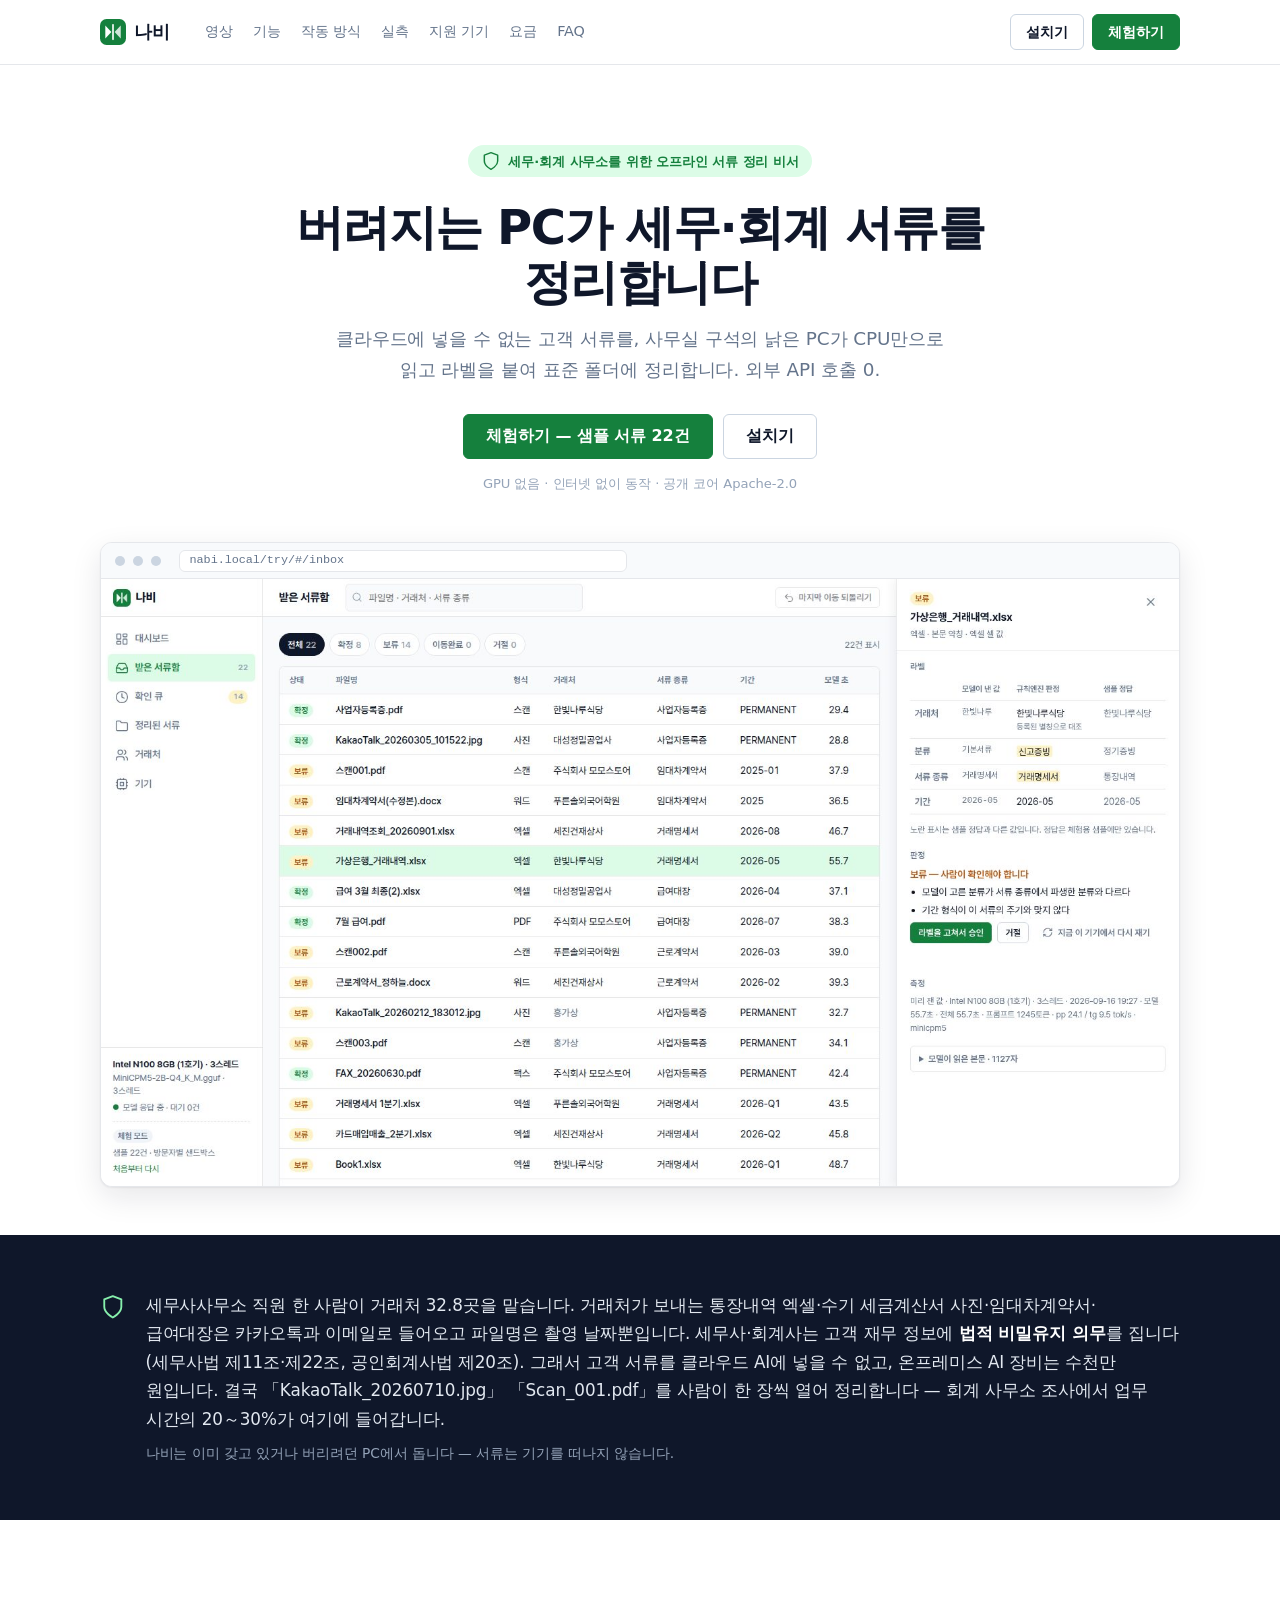
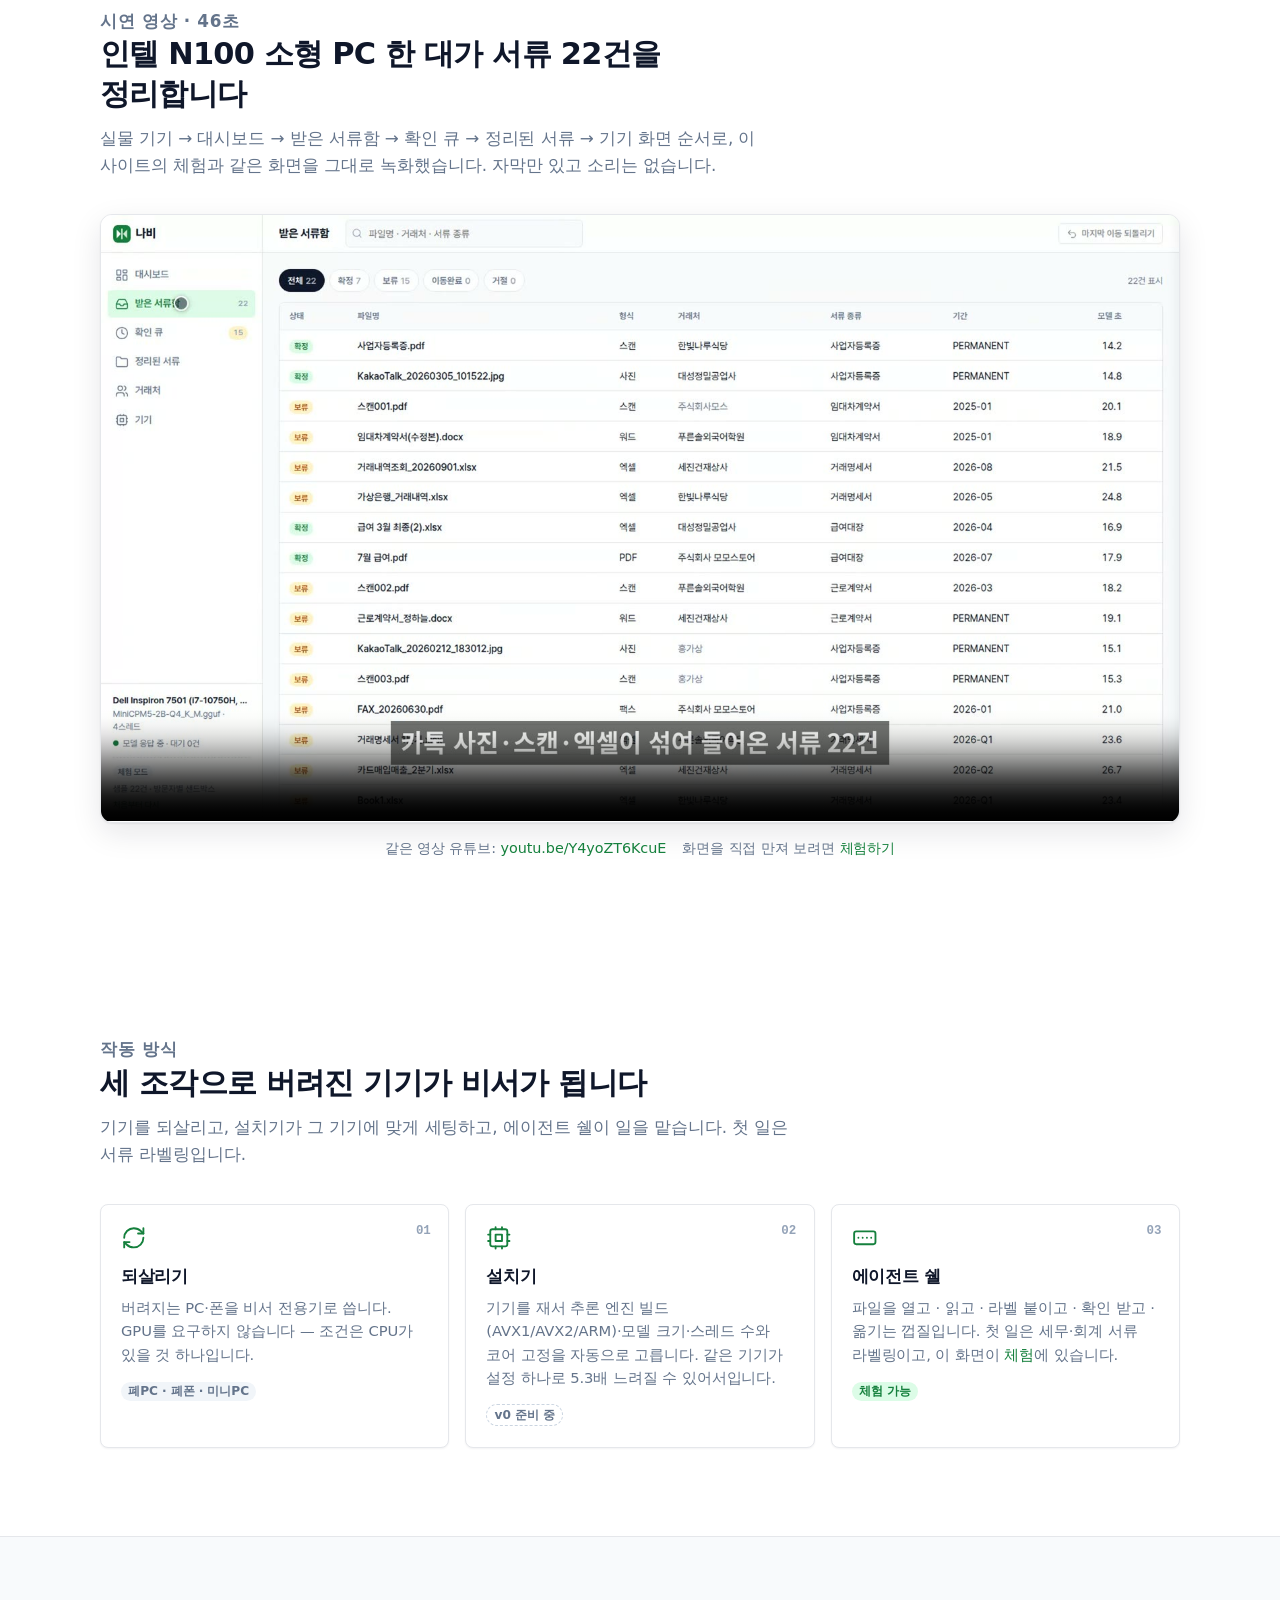
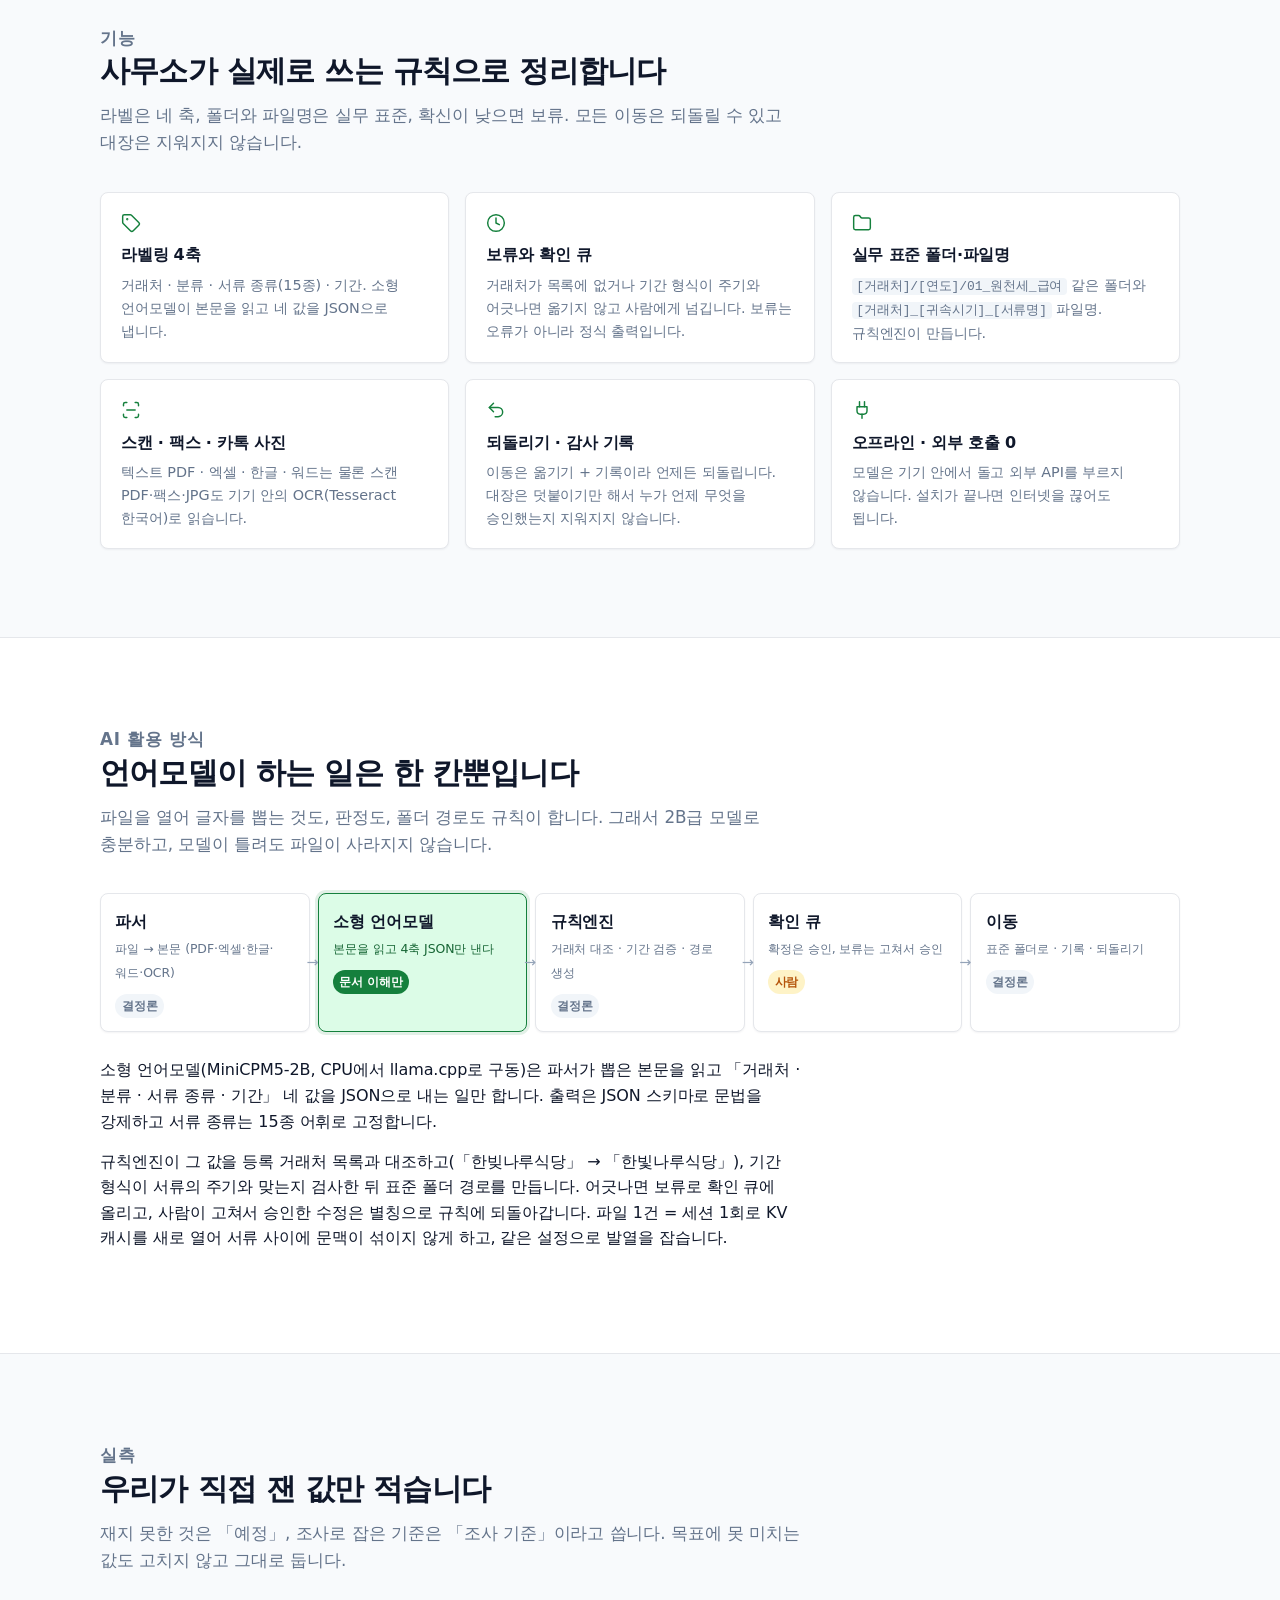
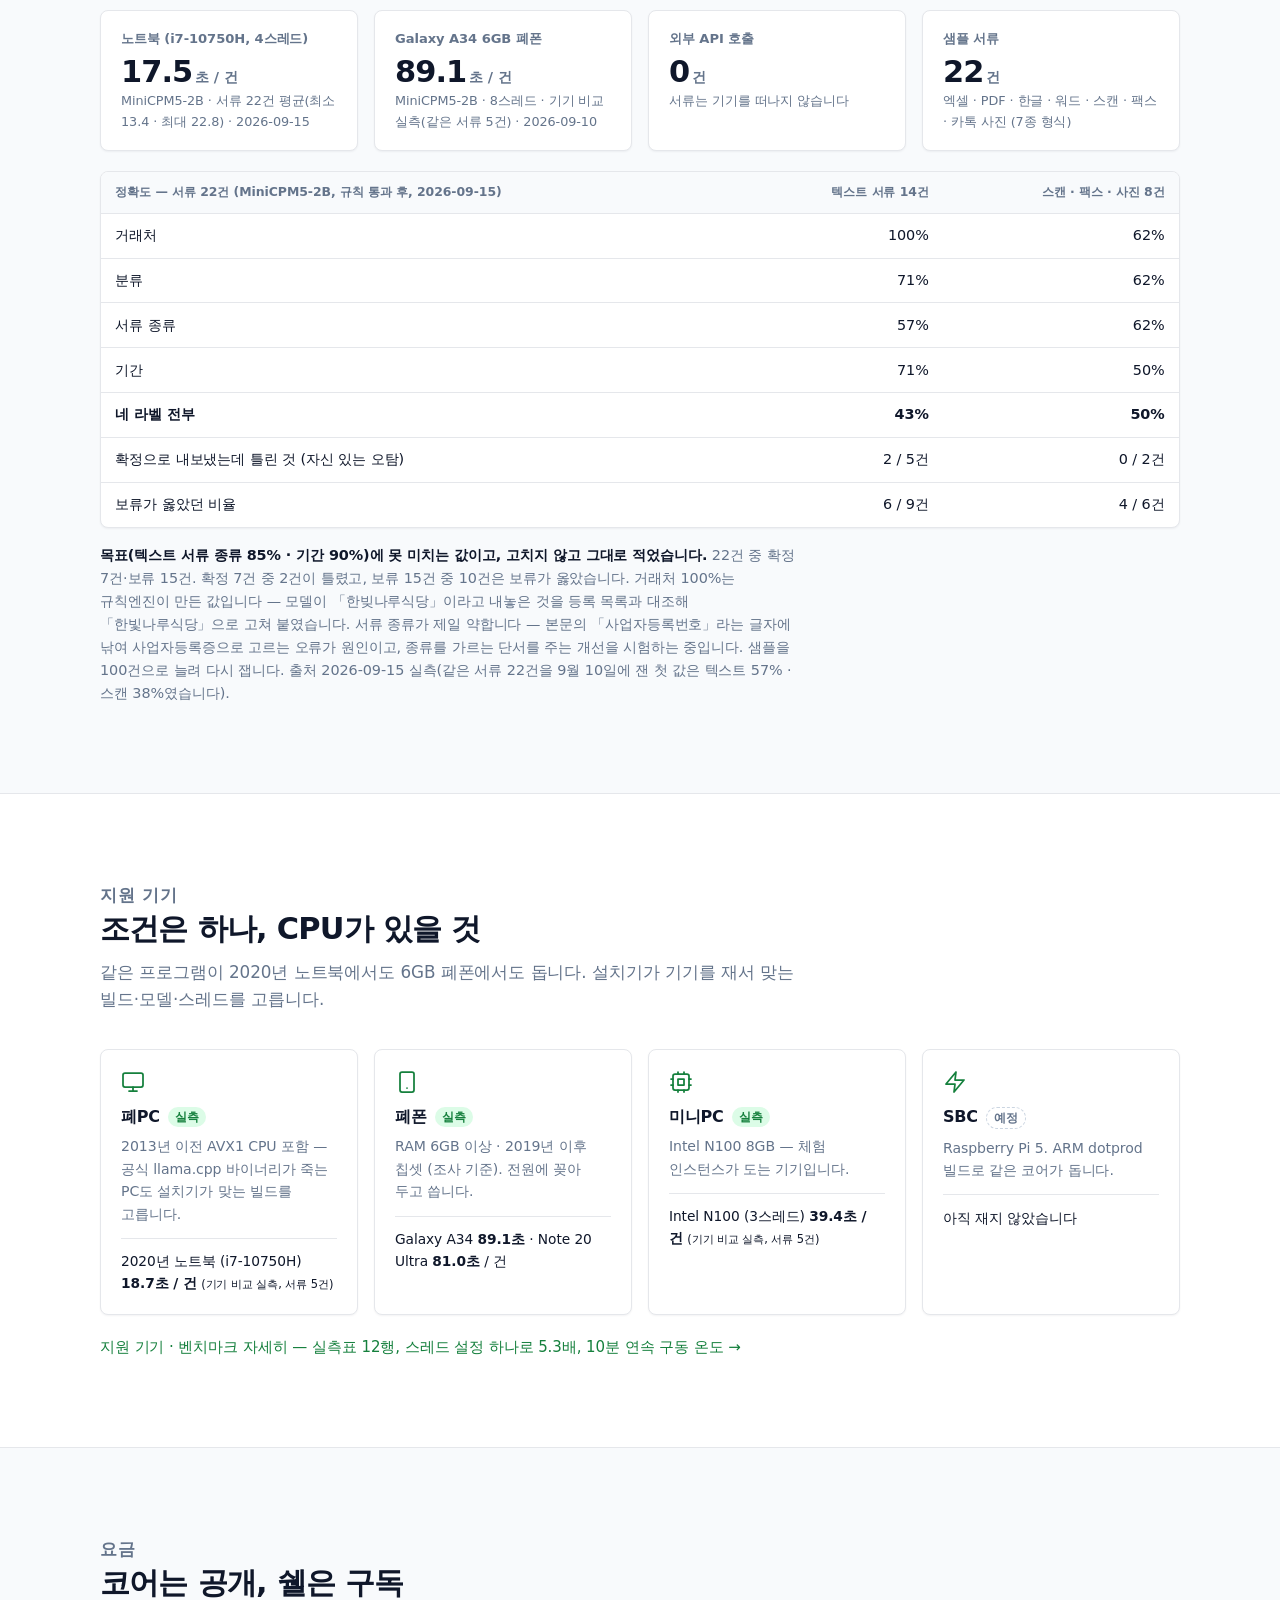
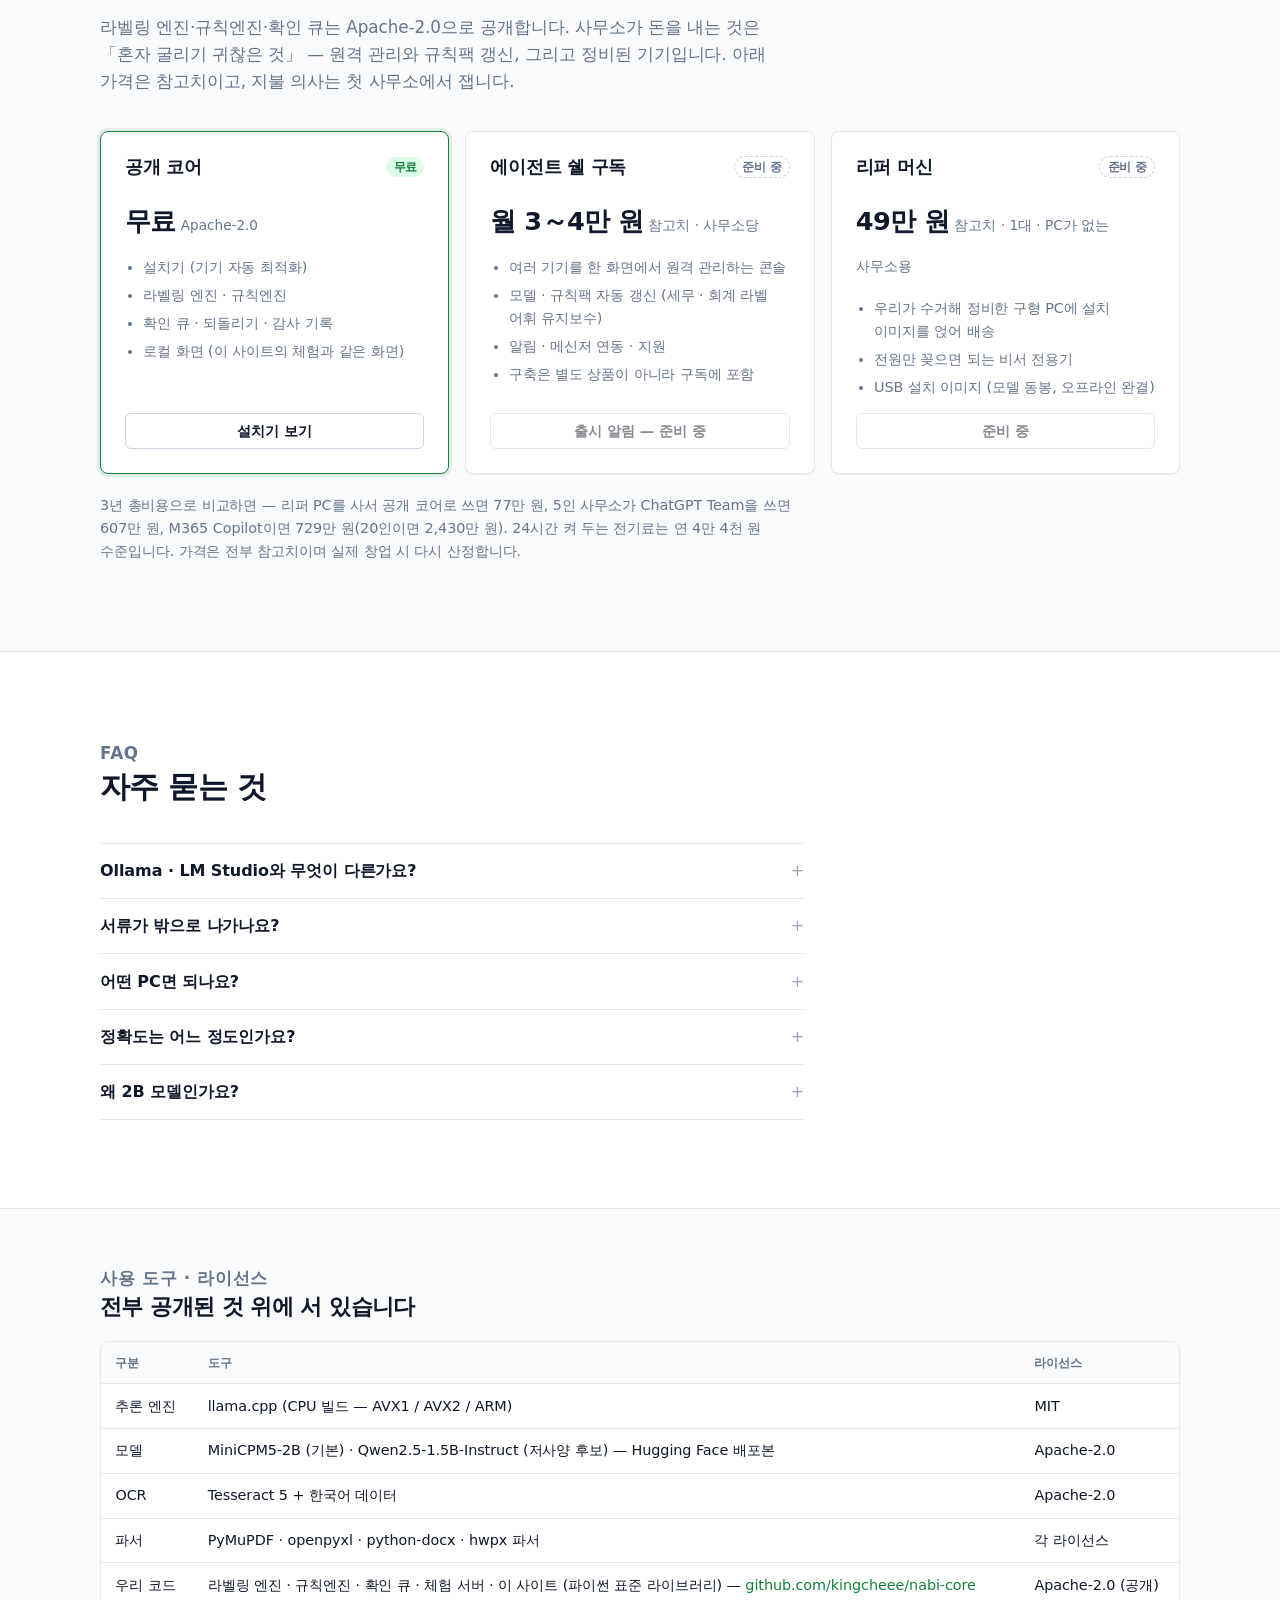
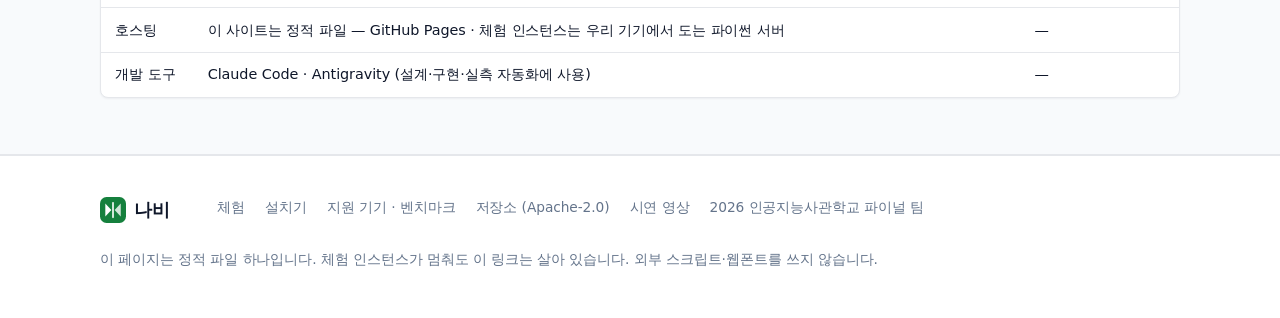
<file: index.html>
<!doctype html>
<html lang="ko">
<head>
<meta charset="utf-8">
<meta name="viewport" content="width=device-width, initial-scale=1">
<title>나비 — 버려지는 PC가 세무·회계 서류를 정리합니다</title>
<meta name="description" content="클라우드에 넣을 수 없는 고객 서류를, 사무실 구석의 낡은 PC가 CPU만으로 읽고 라벨을 붙여 표준 폴더에 정리합니다. 소형 언어모델은 문서 이해만, 판정과 정리는 규칙엔진이. 외부 API 호출 0.">
<meta property="og:title" content="나비 — 버려지는 PC가 세무·회계 서류를 정리합니다">
<meta property="og:description" content="클라우드는 못 쓰고 장비는 못 사는 세무·회계 사무소를 위한 오프라인 서류 정리 비서. CPU만으로, 외부 API 호출 0.">
<meta property="og:type" content="website">
<style>
  /* 랜딩은 「파일 하나」 규칙 — 체험 인스턴스가 죽어도 이 링크는 살아야 하므로 CSS를 <link> 대신 인라인으로 품는다.
     토큰·버튼·카드·표·배지는 assets/app.css 와 같은 값이다. 값을 바꾸면 양쪽을 맞춘다.
     외부 스크립트·웹폰트·CDN·외부 이미지 없음 — 「외부 API 호출 0」인 제품의 페이지. */
  :root{
    color-scheme:light;
    --bg:#fff; --surface:#f8fafc; --line:#e5e7eb; --line-2:#cbd5e1; --ink:#0f172a; --muted:#64748b; --faint:#94a3b8;
    --green:#15803d; --green-2:#166534; --green-bg:#dcfce7;
    --amber:#b45309; --amber-bg:#fef3c7; --red:#b91c1c; --red-bg:#fee2e2; --blue:#1d4ed8; --blue-bg:#dbeafe; --gray-bg:#f1f5f9;
    --sans:Pretendard,"Apple SD Gothic Neo","Malgun Gothic","Noto Sans KR",system-ui,sans-serif;
    --mono:ui-monospace,SFMono-Regular,Menlo,Consolas,"Liberation Mono",monospace;
    --radius:8px; --radius-sm:6px; --shadow:0 1px 2px rgba(15,23,42,.05);
    --shadow-2:0 10px 30px rgba(15,23,42,.10),0 1px 2px rgba(15,23,42,.06);
  }
  *{box-sizing:border-box}
  html{-webkit-text-size-adjust:100%;scroll-behavior:smooth;scroll-padding-top:80px}
  body{margin:0;background:var(--bg);color:var(--ink);font-family:var(--sans);font-size:15px;line-height:1.6;
       letter-spacing:-.005em;word-break:keep-all;overflow-wrap:break-word;-webkit-font-smoothing:antialiased}
  a{color:var(--green);text-decoration:none}
  a:hover{color:var(--green-2);text-decoration:underline;text-underline-offset:.15em}
  h1,h2,h3,h4{margin:0;font-weight:700;letter-spacing:-.015em;line-height:1.3}
  p{margin:0 0 1em}
  code{font-family:var(--mono);font-size:.9em;background:var(--gray-bg);padding:.1em .35em;border-radius:4px}
  .muted{color:var(--muted)}
  [hidden]{display:none!important}
  .ico{width:1.25rem;height:1.25rem;stroke:currentColor;fill:none;stroke-width:1.75;stroke-linecap:round;stroke-linejoin:round;vertical-align:-.28em;flex:none}
  .ico.lg{width:1.5rem;height:1.5rem}
  .brand{display:inline-flex;align-items:center;gap:.5rem;color:var(--ink);font-weight:800;font-size:1.1rem;letter-spacing:-.02em}
  .brand:hover{color:var(--ink);text-decoration:none}
  .brand .mark{width:26px;height:26px;flex:none}
  .btn{display:inline-flex;align-items:center;justify-content:center;gap:.4rem;font:inherit;font-size:.9rem;font-weight:600;line-height:1;
       padding:.6rem .95rem;border-radius:var(--radius-sm);border:1px solid transparent;cursor:pointer;white-space:nowrap;text-decoration:none;
       transition:background .12s,border-color .12s,color .12s}
  .btn:hover{text-decoration:none}
  .btn-primary{background:var(--green);color:#fff;border-color:var(--green)}
  .btn-primary:hover{background:var(--green-2);border-color:var(--green-2);color:#fff}
  .btn-secondary{background:#fff;color:var(--ink);border-color:var(--line-2)}
  .btn-secondary:hover{background:var(--surface);color:var(--ink);border-color:var(--faint)}
  .btn-lg{font-size:1rem;padding:.85rem 1.4rem}
  .btn[aria-disabled="true"]{opacity:.5;cursor:not-allowed;pointer-events:none}
  .badge{display:inline-flex;align-items:center;gap:.3rem;font-size:.76rem;font-weight:600;line-height:1;padding:.32em .6em;border-radius:999px;white-space:nowrap;vertical-align:middle}
  .badge-ready{background:var(--green-bg);color:var(--green)}
  .badge-held{background:var(--amber-bg);color:var(--amber)}
  .badge-blue{background:var(--blue-bg);color:var(--blue)}
  .badge-gray{background:var(--gray-bg);color:var(--muted)}
  .badge-soon{background:#fff;color:var(--muted);border:1px dashed var(--line-2)}
  .card{background:#fff;border:1px solid var(--line);border-radius:var(--radius);box-shadow:var(--shadow);padding:1.25rem}
  .card h3{font-size:1rem;margin:0 0 .5rem}
  .stat{background:#fff;border:1px solid var(--line);border-radius:var(--radius);box-shadow:var(--shadow);padding:1.1rem 1.25rem}
  .stat .l{font-size:.82rem;color:var(--muted);font-weight:600}
  .stat .n{font-size:1.9rem;font-weight:800;letter-spacing:-.03em;line-height:1.15;margin:.35rem 0 .1rem;font-variant-numeric:tabular-nums}
  .stat .n small{font-size:.9rem;font-weight:600;color:var(--muted);letter-spacing:0;margin-left:.15rem}
  .stat .s{font-size:.8rem;color:var(--muted)}
  .table-wrap{overflow-x:auto;border:1px solid var(--line);border-radius:var(--radius);background:#fff;box-shadow:var(--shadow)}
  table.data{width:100%;border-collapse:collapse;font-size:.9rem}
  table.data th,table.data td{text-align:left;padding:.65rem .9rem;border-bottom:1px solid var(--line);vertical-align:middle}
  table.data thead th{background:var(--surface);color:var(--muted);font-size:.78rem;font-weight:600;white-space:nowrap}
  table.data tbody tr:last-child td{border-bottom:0}
  table.data td.n,table.data th.n{text-align:right;font-variant-numeric:tabular-nums}

  /* ---- 랜딩 레이아웃 */
  .site-nav{position:sticky;top:0;z-index:40;background:rgba(255,255,255,.92);backdrop-filter:blur(8px);border-bottom:1px solid var(--line)}
  .site-nav .in{max-width:1120px;margin:0 auto;padding:0 1.25rem;height:64px;display:flex;align-items:center;gap:1.5rem}
  .site-nav nav{display:flex;gap:1.25rem;margin-left:.75rem}
  .site-nav nav a{color:var(--muted);font-size:.9rem;font-weight:500}
  .site-nav nav a:hover{color:var(--ink);text-decoration:none}
  .site-nav .cta{margin-left:auto;display:flex;gap:.5rem}
  .wrap{max-width:1120px;margin:0 auto;padding:0 1.25rem}
  section{padding:88px 0}
  section.tight{padding:56px 0}
  section.alt{background:var(--surface);border-top:1px solid var(--line);border-bottom:1px solid var(--line)}
  .sec-head{max-width:44rem;margin:0 0 2.25rem}
  .eyebrow{color:var(--green);font-weight:700;font-size:.82rem;letter-spacing:.04em;margin:0 0 .6rem}
  .sec-head h2{font-size:1.9rem;letter-spacing:-.025em;margin:0 0 .7rem}
  .sec-head p{color:var(--muted);font-size:1.05rem;margin:0}
  .grid{display:grid;gap:1rem}
  .grid-2{grid-template-columns:repeat(2,minmax(0,1fr))}
  .grid-3{grid-template-columns:repeat(3,minmax(0,1fr))}
  .grid-4{grid-template-columns:repeat(4,minmax(0,1fr))}

  /* 히어로 */
  .hero{padding:80px 0 48px;text-align:center}
  .hero .pill{display:inline-flex;align-items:center;gap:.45rem;font-size:.82rem;font-weight:600;color:var(--green);background:var(--green-bg);
              border-radius:999px;padding:.35rem .8rem;margin:0 0 1.4rem}
  .hero h1{font-size:3rem;line-height:1.15;letter-spacing:-.03em;max-width:18em;margin:0 auto .9rem}
  .hero .sub{font-size:1.15rem;color:var(--muted);max-width:40rem;margin:0 auto 1.8rem;line-height:1.65}
  .hero .cta{display:flex;justify-content:center;gap:.6rem;flex-wrap:wrap;margin:0 0 .9rem}
  .hero .fine{font-size:.82rem;color:var(--faint);margin:0 0 3rem}
  .shot{max-width:1120px;margin:0 auto;border:1px solid var(--line);border-radius:12px;box-shadow:var(--shadow-2);overflow:hidden;background:#fff}
  .shot .bar{height:36px;background:var(--surface);border-bottom:1px solid var(--line);display:flex;align-items:center;gap:.5rem;padding:0 .9rem}
  .shot .bar i{width:10px;height:10px;border-radius:50%;background:var(--line-2);display:block}
  .shot .bar .url{margin-left:.6rem;flex:1;max-width:28rem;height:22px;border-radius:6px;background:#fff;border:1px solid var(--line);
                  font-size:.74rem;color:var(--muted);display:flex;align-items:center;padding:0 .6rem;font-family:var(--mono)}
  .shot img,.shot video{display:block;width:100%;height:auto}
  .demo-links{display:flex;gap:1rem;flex-wrap:wrap;justify-content:center;margin:.9rem 0 0;font-size:.9rem;color:var(--muted)}

  /* 문제 띠 */
  .problem{background:var(--ink);color:#e2e8f0}
  .problem .wrap{display:grid;grid-template-columns:auto minmax(0,1fr);gap:1.25rem;align-items:start}
  .problem .ico{color:#86efac;width:1.6rem;height:1.6rem;margin-top:.2rem}
  .problem p{margin:0;font-size:1.05rem;line-height:1.7}
  .problem p b{color:#fff}
  .problem small{display:block;color:#94a3b8;margin-top:.5rem;font-size:.86rem}

  /* 작동 방식 */
  .step{position:relative;padding-top:1.25rem}
  .step .num{position:absolute;top:1.1rem;right:1.1rem;font-size:.78rem;font-weight:700;color:var(--faint);font-family:var(--mono)}
  .step .ico{color:var(--green);width:1.6rem;height:1.6rem;margin-bottom:.8rem}
  .step h3{font-size:1.05rem}
  .step p{margin:0;color:var(--muted);font-size:.92rem}
  .step .tag{margin-top:.8rem}

  /* 기능 */
  .feat{padding:1.25rem 1.25rem 1.1rem}
  .feat .ico{color:var(--green);margin-bottom:.6rem}
  .feat h3{font-size:1rem}
  .feat p{margin:0;color:var(--muted);font-size:.9rem}

  /* 파이프라인 */
  .pipe{display:grid;grid-template-columns:repeat(5,minmax(0,1fr));gap:.5rem;margin:0 0 1.6rem}
  .pipe .box{background:#fff;border:1px solid var(--line);border-radius:var(--radius);padding:.9rem .9rem .8rem;box-shadow:var(--shadow);position:relative}
  .pipe .box.ai{border-color:var(--green);background:var(--green-bg);box-shadow:0 0 0 3px rgba(21,128,61,.12)}
  .pipe .box b{display:block;font-size:.98rem;margin-bottom:.15rem}
  .pipe .box span{font-size:.78rem;color:var(--muted)}
  .pipe .box.ai span{color:var(--green-2)}
  .pipe .box .who{display:inline-block;margin-top:.6rem;font-size:.72rem;font-weight:700;padding:.25em .55em;border-radius:999px;background:var(--gray-bg);color:var(--muted)}
  .pipe .box.ai .who{background:var(--green);color:#fff}
  .pipe .box.human .who{background:var(--amber-bg);color:var(--amber)}
  .pipe .box::after{content:"→";position:absolute;right:-.62rem;top:50%;transform:translateY(-50%);color:var(--faint);font-size:.9rem;z-index:1}
  .pipe .box:last-child::after{content:none}
  .pipe-text{max-width:44rem;color:var(--ink);font-size:1rem}
  .pipe-text p{margin:0 0 .9em}

  /* 실측 */
  .acc-note{font-size:.9rem;color:var(--muted);margin:1rem 0 0;max-width:44rem}
  .acc-note b{color:var(--ink)}

  /* 지원 기기 */
  .dev{padding:1.25rem}
  .dev .ico{color:var(--green);width:1.5rem;height:1.5rem;margin-bottom:.6rem}
  .dev h3{font-size:1rem;display:flex;align-items:center;gap:.5rem;flex-wrap:wrap}
  .dev p{margin:0;color:var(--muted);font-size:.88rem}
  .dev .m{margin-top:.8rem;padding-top:.7rem;border-top:1px solid var(--line);font-size:.86rem;color:var(--ink)}
  .dev .m b{font-variant-numeric:tabular-nums}

  /* 요금 */
  .plan{padding:1.5rem;display:flex;flex-direction:column;gap:.9rem}
  .plan.core{border-color:var(--green);box-shadow:0 0 0 3px rgba(21,128,61,.10)}
  .plan h3{font-size:1.1rem;display:flex;align-items:center;justify-content:space-between;gap:.5rem}
  .plan .price{font-size:1.6rem;font-weight:800;letter-spacing:-.02em}
  .plan .price small{font-size:.85rem;font-weight:500;color:var(--muted);letter-spacing:0;margin-left:.3rem}
  .plan ul{margin:0;padding-left:1.15rem;color:var(--muted);font-size:.9rem;display:grid;gap:.3rem}
  .plan .btn{margin-top:auto}

  /* FAQ */
  .faq{max-width:44rem}
  .faq details{border-bottom:1px solid var(--line);padding:.9rem 0}
  .faq details:first-child{border-top:1px solid var(--line)}
  .faq summary{cursor:pointer;font-weight:700;font-size:1rem;list-style:none;display:flex;justify-content:space-between;gap:1rem}
  .faq summary::-webkit-details-marker{display:none}
  .faq summary::after{content:"+";color:var(--faint);font-weight:400;flex:none}
  .faq details[open] summary::after{content:"–"}
  .faq details p{margin:.6rem 0 0;color:var(--muted);font-size:.95rem}
  .faq details p:last-child{margin-bottom:0}

  /* 푸터 */
  .site-footer{border-top:1px solid var(--line);padding:2.5rem 0 3rem;font-size:.86rem;color:var(--muted)}
  .site-footer .in{display:flex;flex-wrap:wrap;gap:1.5rem 3rem;align-items:flex-start}
  .site-footer .links{display:flex;flex-wrap:wrap;gap:.4rem 1.25rem}
  .site-footer .links a{color:var(--muted)}
  .site-footer .note{flex-basis:100%;margin:0}

  @media (max-width:1024px){
    .hero h1{font-size:2.4rem}
    .grid-4{grid-template-columns:repeat(2,minmax(0,1fr))}
    .grid-3{grid-template-columns:repeat(2,minmax(0,1fr))}
    .pipe{grid-template-columns:repeat(2,minmax(0,1fr))}
    .pipe .box::after{content:none}
  }
  @media (max-width:768px){
    .site-nav nav{display:none}
    .site-nav .in{height:56px}
    section{padding:56px 0}
    .hero{padding:48px 0 32px}
    .hero h1{font-size:1.9rem}
    .hero .sub{font-size:1rem}
    .grid-2,.grid-3,.grid-4{grid-template-columns:minmax(0,1fr)}
    .pipe{grid-template-columns:minmax(0,1fr)}
    .problem .wrap{grid-template-columns:minmax(0,1fr)}
    .sec-head h2{font-size:1.5rem}
  }
</style>
</head>
<body>

<svg hidden xmlns="http://www.w3.org/2000/svg">
  <symbol id="i-logo" viewBox="0 0 32 32"><rect width="32" height="32" rx="8" fill="#15803d"/><path d="M6.5 8 14 16l-7.5 8z" fill="#fff"/><path d="M25.5 8 18 16l7.5 8z" fill="#fff" opacity=".8"/><path d="M16 7v18" stroke="#fff" stroke-width="2" stroke-linecap="round"/></symbol>
  <symbol id="i-shield" viewBox="0 0 24 24"><path d="M12 22s8-4 8-10V5l-8-3-8 3v7c0 6 8 10 8 10z"/></symbol>
  <symbol id="i-monitor" viewBox="0 0 24 24"><rect x="2" y="3" width="20" height="14" rx="2"/><line x1="8" y1="21" x2="16" y2="21"/><line x1="12" y1="17" x2="12" y2="21"/></symbol>
  <symbol id="i-smartphone" viewBox="0 0 24 24"><rect x="5" y="2" width="14" height="20" rx="2"/><path d="M12 18h.01"/></symbol>
  <symbol id="i-cpu" viewBox="0 0 24 24"><rect x="4" y="4" width="16" height="16" rx="2"/><rect x="9" y="9" width="6" height="6"/><path d="M15 2v2M15 20v2M2 15h2M2 9h2M20 15h2M20 9h2M9 2v2M9 20v2"/></symbol>
  <symbol id="i-download" viewBox="0 0 24 24"><path d="M21 15v4a2 2 0 0 1-2 2H5a2 2 0 0 1-2-2v-4"/><polyline points="7 10 12 15 17 10"/><line x1="12" y1="15" x2="12" y2="3"/></symbol>
  <symbol id="i-inbox" viewBox="0 0 24 24"><polyline points="22 12 16 12 14 15 10 15 8 12 2 12"/><path d="M5.45 5.11 2 12v6a2 2 0 0 0 2 2h16a2 2 0 0 0 2-2v-6l-3.45-6.89A2 2 0 0 0 16.76 4H7.24a2 2 0 0 0-1.79 1.11z"/></symbol>
  <symbol id="i-tag" viewBox="0 0 24 24"><path d="M12.586 2.586A2 2 0 0 0 11.172 2H4a2 2 0 0 0-2 2v7.172a2 2 0 0 0 .586 1.414l8.704 8.704a2.426 2.426 0 0 0 3.42 0l6.58-6.58a2.426 2.426 0 0 0 0-3.42z"/><circle cx="7.5" cy="7.5" r=".5" fill="currentColor"/></symbol>
  <symbol id="i-clock" viewBox="0 0 24 24"><circle cx="12" cy="12" r="10"/><polyline points="12 6 12 12 16 14"/></symbol>
  <symbol id="i-folder" viewBox="0 0 24 24"><path d="M20 20a2 2 0 0 0 2-2V8a2 2 0 0 0-2-2h-7.9a2 2 0 0 1-1.69-.9L9.6 3.9A2 2 0 0 0 7.93 3H4a2 2 0 0 0-2 2v13a2 2 0 0 0 2 2Z"/></symbol>
  <symbol id="i-scan" viewBox="0 0 24 24"><path d="M3 7V5a2 2 0 0 1 2-2h2"/><path d="M17 3h2a2 2 0 0 1 2 2v2"/><path d="M21 17v2a2 2 0 0 1-2 2h-2"/><path d="M7 21H5a2 2 0 0 1-2-2v-2"/><path d="M7 12h10"/></symbol>
  <symbol id="i-undo" viewBox="0 0 24 24"><path d="M9 14 4 9l5-5"/><path d="M4 9h10.5a5.5 5.5 0 0 1 5.5 5.5 5.5 5.5 0 0 1-5.5 5.5H11"/></symbol>
  <symbol id="i-plug" viewBox="0 0 24 24"><path d="M12 22v-5"/><path d="M9 8V2"/><path d="M15 8V2"/><path d="M18 8v5a4 4 0 0 1-4 4h-4a4 4 0 0 1-4-4V8Z"/></symbol>
  <symbol id="i-zap" viewBox="0 0 24 24"><polygon points="13 2 3 14 12 14 11 22 21 10 12 10 13 2"/></symbol>
  <symbol id="i-check" viewBox="0 0 24 24"><polyline points="20 6 9 17 4 12"/></symbol>
  <symbol id="i-refresh" viewBox="0 0 24 24"><path d="M3 12a9 9 0 0 1 9-9 9.75 9.75 0 0 1 6.74 2.74L21 8"/><path d="M21 3v5h-5"/><path d="M21 12a9 9 0 0 1-9 9 9.75 9.75 0 0 1-6.74-2.74L3 16"/><path d="M8 16H3v5"/></symbol>
  <symbol id="i-terminal" viewBox="0 0 24 24"><polyline points="4 17 10 11 4 5"/><line x1="12" y1="19" x2="20" y2="19"/></symbol>
  <symbol id="i-board" viewBox="0 0 24 24"><rect x="2" y="6" width="20" height="12" rx="2"/><path d="M6 12h.01M10 12h.01M14 12h.01M18 12h.01"/></symbol>
</svg>

<header class="site-nav">
  <div class="in">
    <a class="brand" href="./"><svg class="mark" aria-hidden="true"><use href="#i-logo"/></svg>나비</a>
    <nav aria-label="페이지 안">
      <a href="#demo">영상</a><a href="#features">기능</a><a href="#how">작동 방식</a><a href="#measured">실측</a><a href="#devices">지원 기기</a><a href="#pricing">요금</a><a href="#faq">FAQ</a>
    </nav>
    <div class="cta">
      <a class="btn btn-secondary" href="download/">설치기</a>
      <a class="btn btn-primary" href="try/">체험하기</a>
    </div>
  </div>
</header>

<main>

  <section class="hero">
    <div class="wrap">
      <div class="pill"><svg class="ico" aria-hidden="true"><use href="#i-shield"/></svg>세무·회계 사무소를 위한 오프라인 서류 정리 비서</div>
      <h1>버려지는 PC가 세무·회계 서류를 정리합니다</h1>
      <p class="sub">클라우드에 넣을 수 없는 고객 서류를, 사무실 구석의 낡은 PC가 CPU만으로 읽고 라벨을 붙여 표준 폴더에 정리합니다. 외부 API 호출 0.</p>
      <div class="cta">
        <a class="btn btn-primary btn-lg" href="try/">체험하기 — 샘플 서류 22건</a>
        <a class="btn btn-secondary btn-lg" href="download/">설치기</a>
      </div>
      <p class="fine">GPU 없음 · 인터넷 없이 동작 · 공개 코어 Apache-2.0</p>
      <figure class="shot" style="margin:0">
        <div class="bar" aria-hidden="true"><i></i><i></i><i></i><span class="url">nabi.local/try/#/inbox</span></div>
        <img src="assets/dashboard.jpg" width="1600" height="900" alt="나비 앱 화면 — 받은 서류함에 서류 22건이 확정·보류 배지와 함께 늘어서 있고, 오른쪽 상세 패널에 모델이 낸 값·규칙엔진 판정·샘플 정답 비교와 보류 사유, 승인 버튼이 보인다">
      </figure>
    </div>
  </section>

  <section class="problem tight">
    <div class="wrap">
      <svg class="ico" aria-hidden="true"><use href="#i-shield"/></svg>
      <div>
        <p>세무사사무소 직원 한 사람이 거래처 32.8곳을 맡습니다. 거래처가 보내는 통장내역 엑셀·수기 세금계산서 사진·임대차계약서·급여대장은 카카오톡과 이메일로 들어오고 파일명은 촬영 날짜뿐입니다.
        세무사·회계사는 고객 재무 정보에 <b>법적 비밀유지 의무</b>를 집니다(세무사법 제11조·제22조, 공인회계사법 제20조). 그래서 고객 서류를 클라우드 AI에 넣을 수 없고, 온프레미스 AI 장비는 수천만 원입니다.
        결국 「KakaoTalk_20260710.jpg」 「Scan_001.pdf」를 사람이 한 장씩 열어 정리합니다 — 회계 사무소 조사에서 업무 시간의 20～30%가 여기에 들어갑니다.</p>
        <small>나비는 이미 갖고 있거나 버리려던 PC에서 돕니다 — 서류는 기기를 떠나지 않습니다.</small>
      </div>
    </div>
  </section>

  <section id="demo">
    <div class="wrap">
      <div class="sec-head">
        <p class="eyebrow">시연 영상 · 46초</p>
        <h2>인텔 N100 소형 PC 한 대가 서류 22건을 정리합니다</h2>
        <p>실물 기기 → 대시보드 → 받은 서류함 → 확인 큐 → 정리된 서류 → 기기 화면 순서로, 이 사이트의 체험과 같은 화면을 그대로 녹화했습니다. 자막만 있고 소리는 없습니다.</p>
      </div>
      <figure class="shot" style="margin:0">
        <video controls preload="none" playsinline muted width="1600" height="900" poster="assets/nabi-demo-poster.jpg" aria-label="나비 시연 영상 46초 — 실물 N100 소형 PC에서 서류 22건을 라벨링하고 확인 큐에서 승인해 표준 폴더로 정리하는 화면 녹화">
          <source src="assets/nabi-demo.mp4" type="video/mp4">
          이 브라우저는 동영상을 재생하지 못합니다. <a href="assets/nabi-demo.mp4">영상 파일 내려받기</a>
        </video>
      </figure>
      <p class="demo-links"><span>같은 영상 유튜브: <a href="https://youtu.be/Y4yoZT6KcuE" rel="noopener">youtu.be/Y4yoZT6KcuE</a></span><span>화면을 직접 만져 보려면 <a href="try/">체험하기</a></span></p>
    </div>
  </section>

  <section id="how">
    <div class="wrap">
      <div class="sec-head">
        <p class="eyebrow">작동 방식</p>
        <h2>세 조각으로 버려진 기기가 비서가 됩니다</h2>
        <p>기기를 되살리고, 설치기가 그 기기에 맞게 세팅하고, 에이전트 쉘이 일을 맡습니다. 첫 일은 서류 라벨링입니다.</p>
      </div>
      <div class="grid grid-3">
        <div class="card step"><span class="num">01</span><svg class="ico" aria-hidden="true"><use href="#i-refresh"/></svg>
          <h3>되살리기</h3><p>버려지는 PC·폰을 비서 전용기로 씁니다. GPU를 요구하지 않습니다 — 조건은 CPU가 있을 것 하나입니다.</p>
          <div class="tag"><span class="badge badge-gray">폐PC · 폐폰 · 미니PC</span></div></div>
        <div class="card step"><span class="num">02</span><svg class="ico" aria-hidden="true"><use href="#i-cpu"/></svg>
          <h3>설치기</h3><p>기기를 재서 추론 엔진 빌드(AVX1/AVX2/ARM)·모델 크기·스레드 수와 코어 고정을 자동으로 고릅니다. 같은 기기가 설정 하나로 5.3배 느려질 수 있어서입니다.</p>
          <div class="tag"><span class="badge badge-soon">v0 준비 중</span></div></div>
        <div class="card step"><span class="num">03</span><svg class="ico" aria-hidden="true"><use href="#i-board"/></svg>
          <h3>에이전트 쉘</h3><p>파일을 열고 · 읽고 · 라벨 붙이고 · 확인 받고 · 옮기는 껍질입니다. 첫 일은 세무·회계 서류 라벨링이고, 이 화면이 <a href="try/">체험</a>에 있습니다.</p>
          <div class="tag"><span class="badge badge-ready">체험 가능</span></div></div>
      </div>
    </div>
  </section>

  <section id="features" class="alt">
    <div class="wrap">
      <div class="sec-head">
        <p class="eyebrow">기능</p>
        <h2>사무소가 실제로 쓰는 규칙으로 정리합니다</h2>
        <p>라벨은 네 축, 폴더와 파일명은 실무 표준, 확신이 낮으면 보류. 모든 이동은 되돌릴 수 있고 대장은 지워지지 않습니다.</p>
      </div>
      <div class="grid grid-3">
        <div class="card feat"><svg class="ico" aria-hidden="true"><use href="#i-tag"/></svg><h3>라벨링 4축</h3><p>거래처 · 분류 · 서류 종류(15종) · 기간. 소형 언어모델이 본문을 읽고 네 값을 JSON으로 냅니다.</p></div>
        <div class="card feat"><svg class="ico" aria-hidden="true"><use href="#i-clock"/></svg><h3>보류와 확인 큐</h3><p>거래처가 목록에 없거나 기간 형식이 주기와 어긋나면 옮기지 않고 사람에게 넘깁니다. 보류는 오류가 아니라 정식 출력입니다.</p></div>
        <div class="card feat"><svg class="ico" aria-hidden="true"><use href="#i-folder"/></svg><h3>실무 표준 폴더·파일명</h3><p><code>[거래처]/[연도]/01_원천세_급여</code> 같은 폴더와 <code>[거래처]_[귀속시기]_[서류명]</code> 파일명. 규칙엔진이 만듭니다.</p></div>
        <div class="card feat"><svg class="ico" aria-hidden="true"><use href="#i-scan"/></svg><h3>스캔 · 팩스 · 카톡 사진</h3><p>텍스트 PDF · 엑셀 · 한글 · 워드는 물론 스캔 PDF·팩스·JPG도 기기 안의 OCR(Tesseract 한국어)로 읽습니다.</p></div>
        <div class="card feat"><svg class="ico" aria-hidden="true"><use href="#i-undo"/></svg><h3>되돌리기 · 감사 기록</h3><p>이동은 옮기기 + 기록이라 언제든 되돌립니다. 대장은 덧붙이기만 해서 누가 언제 무엇을 승인했는지 지워지지 않습니다.</p></div>
        <div class="card feat"><svg class="ico" aria-hidden="true"><use href="#i-plug"/></svg><h3>오프라인 · 외부 호출 0</h3><p>모델은 기기 안에서 돌고 외부 API를 부르지 않습니다. 설치가 끝나면 인터넷을 끊어도 됩니다.</p></div>
      </div>
    </div>
  </section>

  <section id="ai">
    <div class="wrap">
      <div class="sec-head">
        <p class="eyebrow">AI 활용 방식</p>
        <h2>언어모델이 하는 일은 한 칸뿐입니다</h2>
        <p>파일을 열어 글자를 뽑는 것도, 판정도, 폴더 경로도 규칙이 합니다. 그래서 2B급 모델로 충분하고, 모델이 틀려도 파일이 사라지지 않습니다.</p>
      </div>
      <div class="pipe" role="list">
        <div class="box" role="listitem"><b>파서</b><span>파일 → 본문 (PDF·엑셀·한글·워드·OCR)</span><br><span class="who">결정론</span></div>
        <div class="box ai" role="listitem"><b>소형 언어모델</b><span>본문을 읽고 4축 JSON만 낸다</span><br><span class="who">문서 이해만</span></div>
        <div class="box" role="listitem"><b>규칙엔진</b><span>거래처 대조 · 기간 검증 · 경로 생성</span><br><span class="who">결정론</span></div>
        <div class="box human" role="listitem"><b>확인 큐</b><span>확정은 승인, 보류는 고쳐서 승인</span><br><span class="who">사람</span></div>
        <div class="box" role="listitem"><b>이동</b><span>표준 폴더로 · 기록 · 되돌리기</span><br><span class="who">결정론</span></div>
      </div>
      <div class="pipe-text">
        <p>소형 언어모델(MiniCPM5-2B, CPU에서 llama.cpp로 구동)은 파서가 뽑은 본문을 읽고 「거래처 · 분류 · 서류 종류 · 기간」 네 값을 JSON으로 내는 일만 합니다. 출력은 JSON 스키마로 문법을 강제하고 서류 종류는 15종 어휘로 고정합니다.</p>
        <p>규칙엔진이 그 값을 등록 거래처 목록과 대조하고(「한빚나루식당」 → 「한빛나루식당」), 기간 형식이 서류의 주기와 맞는지 검사한 뒤 표준 폴더 경로를 만듭니다. 어긋나면 보류로 확인 큐에 올리고, 사람이 고쳐서 승인한 수정은 별칭으로 규칙에 되돌아갑니다. 파일 1건 = 세션 1회로 KV 캐시를 새로 열어 서류 사이에 문맥이 섞이지 않게 하고, 같은 설정으로 발열을 잡습니다.</p>
      </div>
    </div>
  </section>

  <section id="measured" class="alt">
    <div class="wrap">
      <div class="sec-head">
        <p class="eyebrow">실측</p>
        <h2>우리가 직접 잰 값만 적습니다</h2>
        <p>재지 못한 것은 「예정」, 조사로 잡은 기준은 「조사 기준」이라고 씁니다. 목표에 못 미치는 값도 고치지 않고 그대로 둡니다.</p>
      </div>
      <div class="grid grid-4" style="margin-bottom:1.25rem">
        <div class="stat"><div class="l">노트북 (i7-10750H, 4스레드)</div><div class="n">17.5<small>초 / 건</small></div><div class="s">MiniCPM5-2B · 서류 22건 평균(최소 13.4 · 최대 22.8) · 2026-09-15</div></div>
        <div class="stat"><div class="l">Galaxy A34 6GB 폐폰</div><div class="n">89.1<small>초 / 건</small></div><div class="s">MiniCPM5-2B · 8스레드 · 기기 비교 실측(같은 서류 5건) · 2026-09-10</div></div>
        <div class="stat"><div class="l">외부 API 호출</div><div class="n">0<small>건</small></div><div class="s">서류는 기기를 떠나지 않습니다</div></div>
        <div class="stat"><div class="l">샘플 서류</div><div class="n">22<small>건</small></div><div class="s">엑셀 · PDF · 한글 · 워드 · 스캔 · 팩스 · 카톡 사진 (7종 형식)</div></div>
      </div>
      <div class="table-wrap">
        <table class="data">
          <thead><tr><th>정확도 — 서류 22건 (MiniCPM5-2B, 규칙 통과 후, 2026-09-15)</th><th class="n">텍스트 서류 14건</th><th class="n">스캔 · 팩스 · 사진 8건</th></tr></thead>
          <tbody>
            <tr><td>거래처</td><td class="n">100%</td><td class="n">62%</td></tr>
            <tr><td>분류</td><td class="n">71%</td><td class="n">62%</td></tr>
            <tr><td>서류 종류</td><td class="n">57%</td><td class="n">62%</td></tr>
            <tr><td>기간</td><td class="n">71%</td><td class="n">50%</td></tr>
            <tr><td><b>네 라벨 전부</b></td><td class="n"><b>43%</b></td><td class="n"><b>50%</b></td></tr>
            <tr><td>확정으로 내보냈는데 틀린 것 (자신 있는 오탐)</td><td class="n">2 / 5건</td><td class="n">0 / 2건</td></tr>
            <tr><td>보류가 옳았던 비율</td><td class="n">6 / 9건</td><td class="n">4 / 6건</td></tr>
          </tbody>
        </table>
      </div>
      <p class="acc-note"><b>목표(텍스트 서류 종류 85% · 기간 90%)에 못 미치는 값이고, 고치지 않고 그대로 적었습니다.</b> 22건 중 확정 7건·보류 15건. 확정 7건 중 2건이 틀렸고, 보류 15건 중 10건은 보류가 옳았습니다.
      거래처 100%는 규칙엔진이 만든 값입니다 — 모델이 「한빚나루식당」이라고 내놓은 것을 등록 목록과 대조해 「한빛나루식당」으로 고쳐 붙였습니다. 서류 종류가 제일 약합니다 — 본문의 「사업자등록번호」라는 글자에 낚여 사업자등록증으로 고르는 오류가 원인이고, 종류를 가르는 단서를 주는 개선을 시험하는 중입니다. 샘플을 100건으로 늘려 다시 잽니다. 출처 2026-09-15 실측(같은 서류 22건을 9월 10일에 잰 첫 값은 텍스트 57% · 스캔 38%였습니다).</p>
    </div>
  </section>

  <section id="devices">
    <div class="wrap">
      <div class="sec-head">
        <p class="eyebrow">지원 기기</p>
        <h2>조건은 하나, CPU가 있을 것</h2>
        <p>같은 프로그램이 2020년 노트북에서도 6GB 폐폰에서도 돕니다. 설치기가 기기를 재서 맞는 빌드·모델·스레드를 고릅니다.</p>
      </div>
      <div class="grid grid-4">
        <div class="card dev"><svg class="ico" aria-hidden="true"><use href="#i-monitor"/></svg><h3>폐PC <span class="badge badge-ready">실측</span></h3>
          <p>2013년 이전 AVX1 CPU 포함 — 공식 llama.cpp 바이너리가 죽는 PC도 설치기가 맞는 빌드를 고릅니다.</p>
          <div class="m">2020년 노트북 (i7-10750H) <b>18.7초 / 건</b> <small>(기기 비교 실측, 서류 5건)</small></div></div>
        <div class="card dev"><svg class="ico" aria-hidden="true"><use href="#i-smartphone"/></svg><h3>폐폰 <span class="badge badge-ready">실측</span></h3>
          <p>RAM 6GB 이상 · 2019년 이후 칩셋 (조사 기준). 전원에 꽂아 두고 씁니다.</p>
          <div class="m">Galaxy A34 <b>89.1초</b> · Note 20 Ultra <b>81.0초</b> / 건</div></div>
        <div class="card dev"><svg class="ico" aria-hidden="true"><use href="#i-cpu"/></svg><h3>미니PC <span class="badge badge-ready">실측</span></h3>
          <p>Intel N100 8GB — 체험 인스턴스가 도는 기기입니다.</p>
          <div class="m">Intel N100 (3스레드) <b>39.4초 / 건</b> <small>(기기 비교 실측, 서류 5건)</small></div></div>
        <div class="card dev"><svg class="ico" aria-hidden="true"><use href="#i-zap"/></svg><h3>SBC <span class="badge badge-soon">예정</span></h3>
          <p>Raspberry Pi 5. ARM dotprod 빌드로 같은 코어가 돕니다.</p>
          <div class="m muted">아직 재지 않았습니다</div></div>
      </div>
      <p style="margin:1.25rem 0 0"><a href="phone/">지원 기기 · 벤치마크 자세히 — 실측표 12행, 스레드 설정 하나로 5.3배, 10분 연속 구동 온도 →</a></p>
    </div>
  </section>

  <section id="pricing" class="alt">
    <div class="wrap">
      <div class="sec-head">
        <p class="eyebrow">요금</p>
        <h2>코어는 공개, 쉘은 구독</h2>
        <p>라벨링 엔진·규칙엔진·확인 큐는 Apache-2.0으로 공개합니다. 사무소가 돈을 내는 것은 「혼자 굴리기 귀찮은 것」 — 원격 관리와 규칙팩 갱신, 그리고 정비된 기기입니다. 아래 가격은 참고치이고, 지불 의사는 첫 사무소에서 잽니다.</p>
      </div>
      <div class="grid grid-3">
        <div class="card plan core">
          <h3>공개 코어 <span class="badge badge-ready">무료</span></h3>
          <div class="price">무료<small>Apache-2.0</small></div>
          <ul><li>설치기 (기기 자동 최적화)</li><li>라벨링 엔진 · 규칙엔진</li><li>확인 큐 · 되돌리기 · 감사 기록</li><li>로컬 화면 (이 사이트의 체험과 같은 화면)</li></ul>
          <a class="btn btn-secondary" href="download/">설치기 보기</a>
        </div>
        <div class="card plan">
          <h3>에이전트 쉘 구독 <span class="badge badge-soon">준비 중</span></h3>
          <div class="price">월 3～4만 원<small>참고치 · 사무소당</small></div>
          <ul><li>여러 기기를 한 화면에서 원격 관리하는 콘솔</li><li>모델 · 규칙팩 자동 갱신 (세무 · 회계 라벨 어휘 유지보수)</li><li>알림 · 메신저 연동 · 지원</li><li>구축은 별도 상품이 아니라 구독에 포함</li></ul>
          <a class="btn btn-secondary" aria-disabled="true" href="#pricing">출시 알림 — 준비 중</a>
        </div>
        <div class="card plan">
          <h3>리퍼 머신 <span class="badge badge-soon">준비 중</span></h3>
          <div class="price">49만 원<small>참고치 · 1대 · PC가 없는 사무소용</small></div>
          <ul><li>우리가 수거해 정비한 구형 PC에 설치 이미지를 얹어 배송</li><li>전원만 꽂으면 되는 비서 전용기</li><li>USB 설치 이미지 (모델 동봉, 오프라인 완결)</li></ul>
          <a class="btn btn-secondary" aria-disabled="true" href="#pricing">준비 중</a>
        </div>
      </div>
      <p class="acc-note" style="margin-top:1.25rem">3년 총비용으로 비교하면 — 리퍼 PC를 사서 공개 코어로 쓰면 77만 원, 5인 사무소가 ChatGPT Team을 쓰면 607만 원, M365 Copilot이면 729만 원(20인이면 2,430만 원). 24시간 켜 두는 전기료는 연 4만 4천 원 수준입니다. 가격은 전부 참고치이며 실제 창업 시 다시 산정합니다.</p>
    </div>
  </section>

  <section id="faq">
    <div class="wrap">
      <div class="sec-head">
        <p class="eyebrow">FAQ</p>
        <h2>자주 묻는 것</h2>
      </div>
      <div class="faq">
        <details><summary>Ollama · LM Studio와 무엇이 다른가요?</summary>
          <p>그 도구들은 모델을 「돌리는」 도구이고, 나비는 서류를 「정리하는」 일을 맡는 비서입니다. 2013년 이전 PC(AVX1)와 6GB 폐폰까지 설치기가 빌드·모델·스레드를 자동으로 고르고, 그 위에 확인 큐·표준 폴더 규칙·되돌리기·감사 기록이 들어 있습니다. 모델을 띄우는 것이 아니라 일이 끝나는 것이 목표입니다.</p></details>
        <details><summary>서류가 밖으로 나가나요?</summary>
          <p>아니요. 모델은 기기 안에서 돌고 외부 API를 부르지 않습니다. 설치가 끝나면 인터넷을 끊어도 됩니다. 이 사이트의 체험도 우리가 준비한 샘플 서류(가명)만 다루고 방문자의 파일은 받지 않습니다.</p></details>
        <details><summary>어떤 PC면 되나요?</summary>
          <p>CPU가 있으면 됩니다. GPU는 쓰지 않습니다. 설치기가 CPU 명령어(AVX1/AVX2/ARM)·RAM·코어 구성·메모리 대역폭을 재서 그 기기에 맞는 추론 엔진 빌드와 모델 크기(2B 기본)를 고릅니다. 우리가 실제로 돌린 가장 낮은 기기는 6GB Galaxy A34입니다.</p></details>
        <details><summary>정확도는 어느 정도인가요?</summary>
          <p>위 실측표 그대로입니다 — 2026-09-15 기준 텍스트 서류 14건에서 거래처 100% · 분류 71% · 서류 종류 57% · 기간 71%, 스캔·사진 8건에서 거래처 62% · 종류 62% · 기간 50%. 목표에 못 미치고, 그래서 확신이 낮으면 「보류」가 정식 출력입니다. 확정으로 내보낸 7건 중 2건이 틀렸고 보류 15건 중 10건은 보류가 옳았습니다. 사람이 고친 수정은 별칭으로 규칙에 되돌아갑니다. 100건으로 다시 잽니다.</p></details>
        <details><summary>왜 2B 모델인가요?</summary>
          <p>언어모델이 하는 일이 한 칸(본문을 읽고 4축 JSON)뿐이라 큰 모델이 필요 없고, 2B급이면 CPU만으로 서류 1건을 노트북에서 18.7초, 폐폰에서 1분 반 안에 읽습니다(실측). 판정과 경로는 규칙엔진이 하므로 모델이 틀려도 파일이 사라지지 않습니다. 우리가 잰 두 모델(MiniCPM5-2B · Qwen2.5-1.5B) 중 더 정확한 쪽을 기본으로 골랐습니다.</p></details>
      </div>
    </div>
  </section>

  <section id="stack" class="alt tight">
    <div class="wrap">
      <div class="sec-head" style="margin-bottom:1.25rem">
        <p class="eyebrow">사용 도구 · 라이선스</p>
        <h2 style="font-size:1.4rem">전부 공개된 것 위에 서 있습니다</h2>
      </div>
      <div class="table-wrap">
        <table class="data">
          <thead><tr><th>구분</th><th>도구</th><th>라이선스</th></tr></thead>
          <tbody>
            <tr><td>추론 엔진</td><td>llama.cpp (CPU 빌드 — AVX1 / AVX2 / ARM)</td><td>MIT</td></tr>
            <tr><td>모델</td><td>MiniCPM5-2B (기본) · Qwen2.5-1.5B-Instruct (저사양 후보) — Hugging Face 배포본</td><td>Apache-2.0</td></tr>
            <tr><td>OCR</td><td>Tesseract 5 + 한국어 데이터</td><td>Apache-2.0</td></tr>
            <tr><td>파서</td><td>PyMuPDF · openpyxl · python-docx · hwpx 파서</td><td>각 라이선스</td></tr>
            <tr><td>우리 코드</td><td>라벨링 엔진 · 규칙엔진 · 확인 큐 · 체험 서버 · 이 사이트 (파이썬 표준 라이브러리) — <a href="https://github.com/kingcheee/nabi-core" rel="noopener">github.com/kingcheee/nabi-core</a></td><td>Apache-2.0 (공개)</td></tr>
            <tr><td>호스팅</td><td>이 사이트는 정적 파일 — GitHub Pages · 체험 인스턴스는 우리 기기에서 도는 파이썬 서버</td><td>—</td></tr>
            <tr><td>개발 도구</td><td>Claude Code · Antigravity (설계·구현·실측 자동화에 사용)</td><td>—</td></tr>
          </tbody>
        </table>
      </div>
    </div>
  </section>

</main>

<footer class="site-footer">
  <div class="wrap in">
    <a class="brand" href="./"><svg class="mark" aria-hidden="true"><use href="#i-logo"/></svg>나비</a>
    <div class="links"><a href="try/">체험</a><a href="download/">설치기</a><a href="phone/">지원 기기 · 벤치마크</a><a href="https://github.com/kingcheee/nabi-core" rel="noopener">저장소 (Apache-2.0)</a><a href="https://youtu.be/Y4yoZT6KcuE" rel="noopener">시연 영상</a><span>2026 인공지능사관학교 파이널 팀</span></div>
    <p class="note">이 페이지는 정적 파일 하나입니다. 체험 인스턴스가 멈춰도 이 링크는 살아 있습니다. 외부 스크립트·웹폰트를 쓰지 않습니다.</p>
  </div>
</footer>

</body>
</html>
</file>
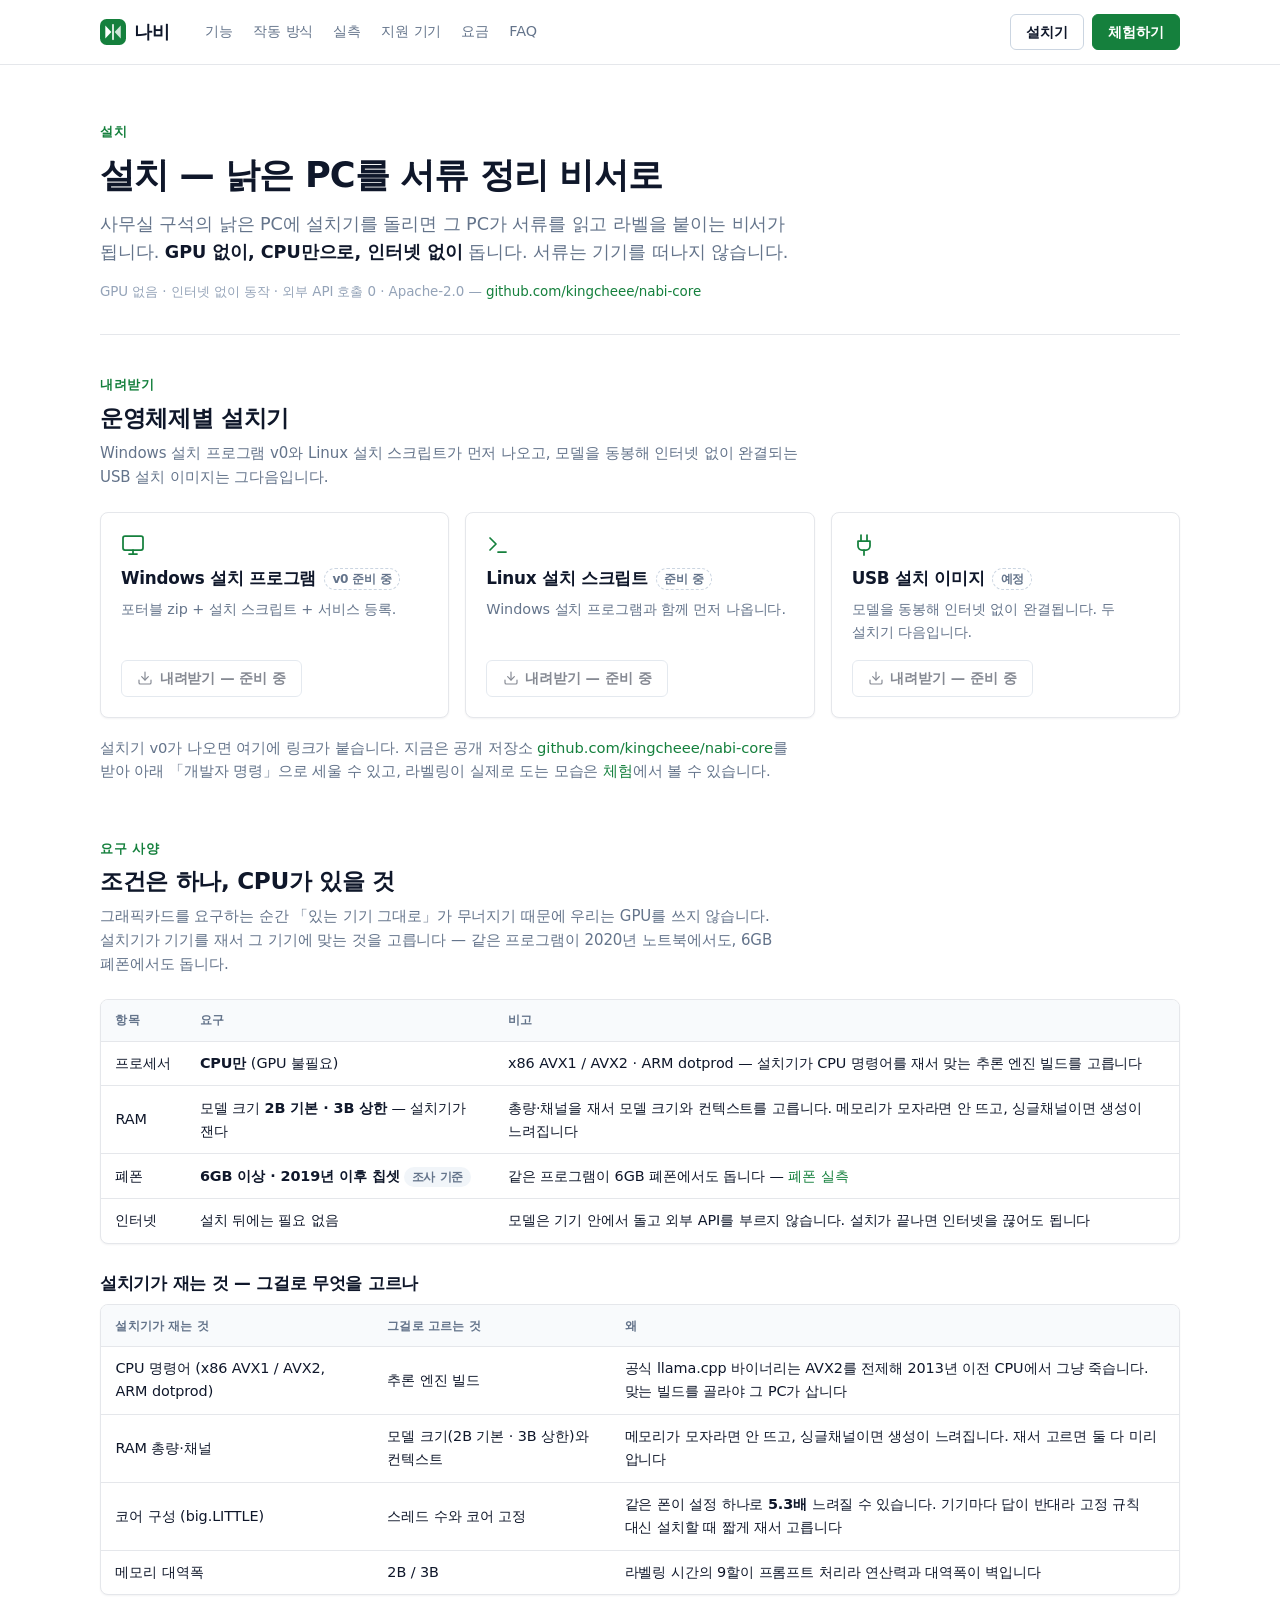
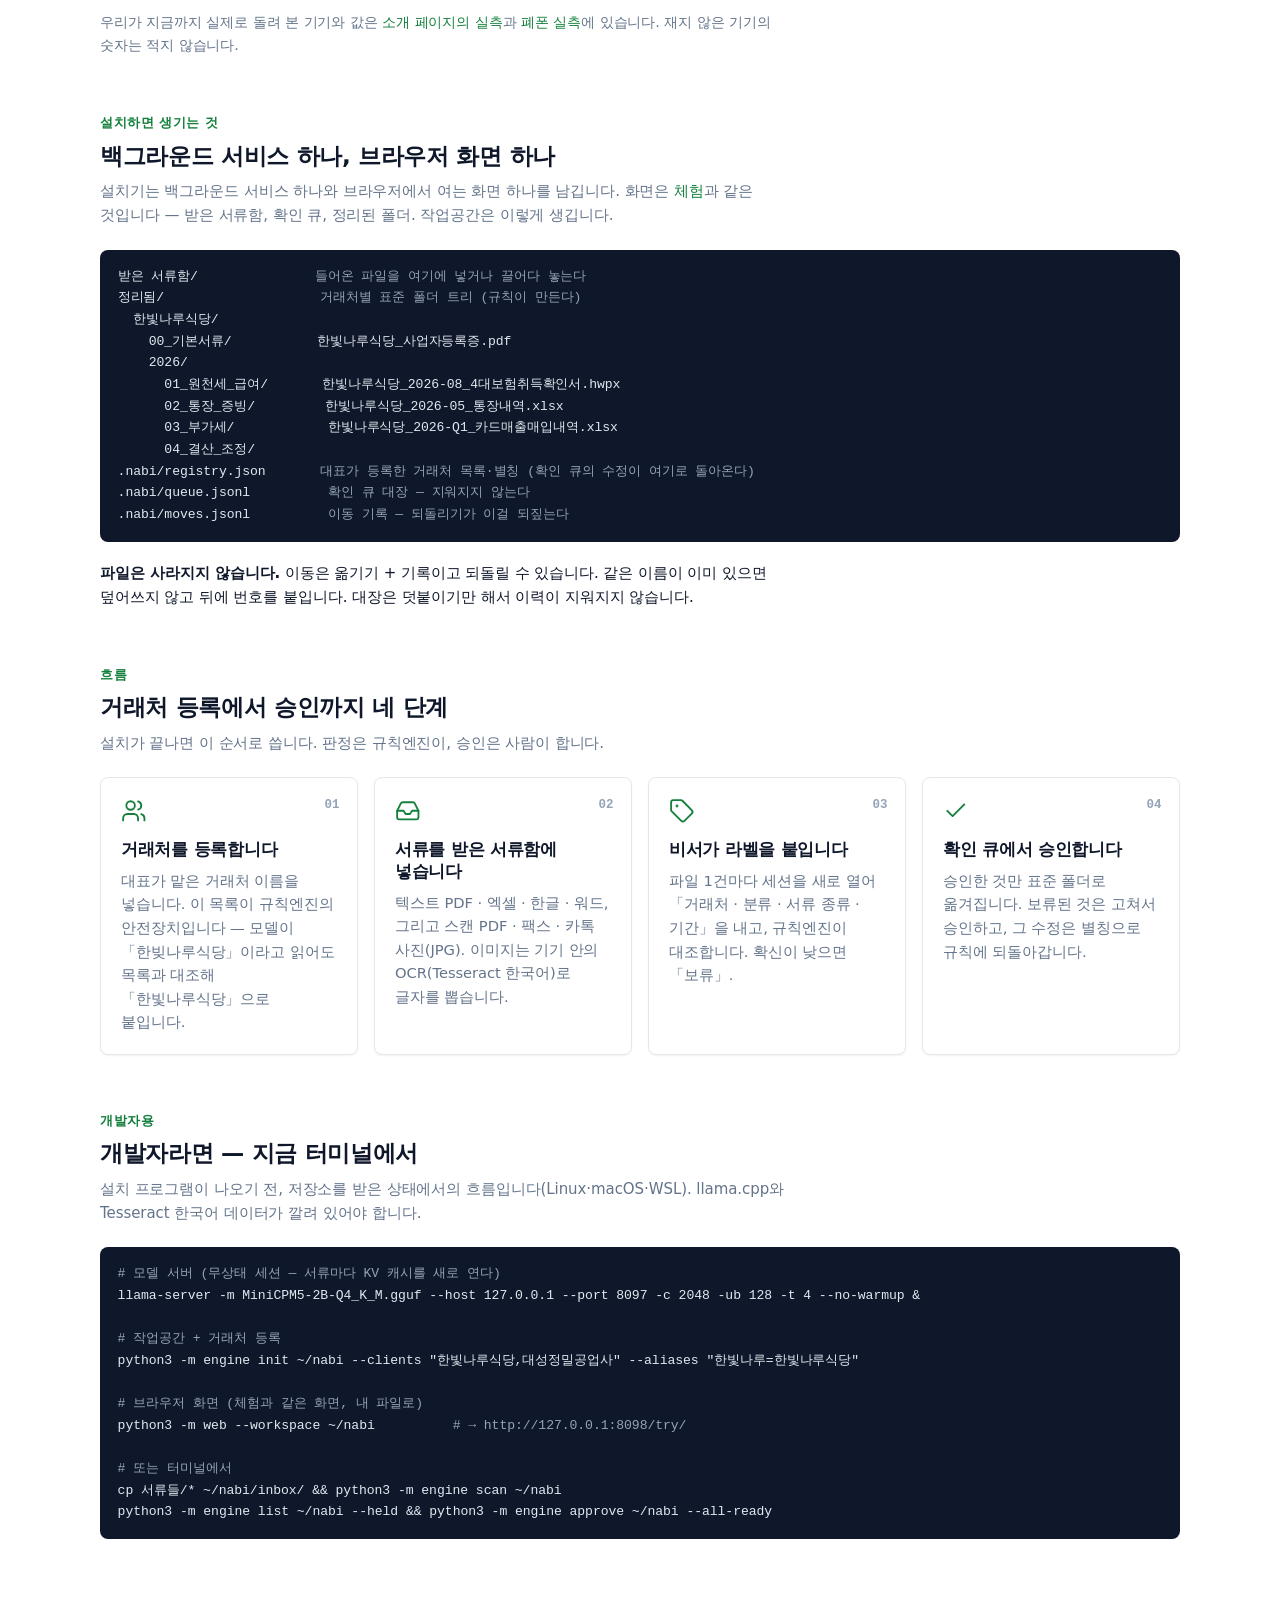
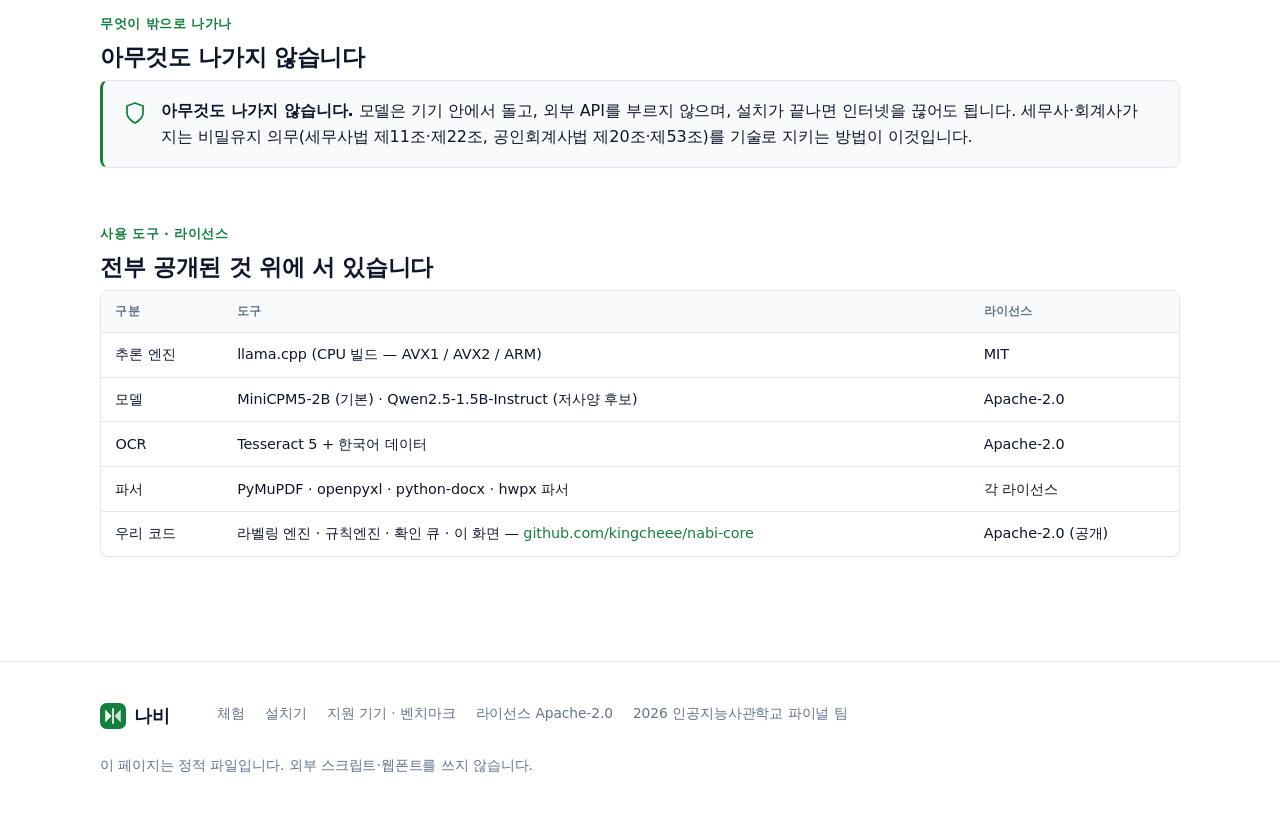
<file: download/index.html>
<!doctype html>
<html lang="ko">
<head>
<meta charset="utf-8">
<meta name="viewport" content="width=device-width, initial-scale=1">
<title>나비 — 설치</title>
<meta name="description" content="버려지는 PC에 소형 언어모델과 서류 라벨링 비서를 세우는 나비 설치기. CPU만 있으면 되고, 기기를 재서 추론 엔진 빌드·모델·스레드 수를 자동으로 고릅니다. 외부 API 호출 0.">
<link rel="stylesheet" href="../assets/app.css">
<style>
  /* 이 페이지만의 소소한 것 — 공용 규격은 ../assets/app.css */
  .page-head .lede b{color:var(--ink)}
  .page-head .fine{margin:.9rem 0 0;font-size:.84rem;color:var(--faint)}
  .section .eyebrow{color:var(--green);font-weight:700;font-size:.8rem;letter-spacing:.04em;margin:0 0 .45rem}
  .section .card h3{margin:0 0 .5rem}
  .section .sub a{font-weight:500}

  /* 내려받기 카드 */
  .dl{display:flex;flex-direction:column}
  .dl > .ico{color:var(--green);width:1.5rem;height:1.5rem;margin-bottom:.7rem}
  .dl h3{display:flex;align-items:center;gap:.5rem;flex-wrap:wrap}
  .dl p{margin:0 0 1rem;color:var(--muted);font-size:.9rem;flex:1}
  .dl .btn{align-self:flex-start}
  .dl-note{margin:1.1rem 0 0;color:var(--muted);font-size:.92rem;max-width:44rem}

  /* 요구 사양 */
  .tbl-gap{margin:0 0 1rem}
  .req-note{font-size:.9rem;color:var(--muted);margin:1rem 0 0;max-width:44rem}

  /* 폴더 구조·명령 블록 */
  pre .c{color:#94a3b8}
  .keep{max-width:44rem;margin:0}
  .keep b{color:var(--ink)}

  /* 흐름 4단계 */
  .step{position:relative;padding-top:1.25rem}
  .step .num{position:absolute;top:1.1rem;right:1.1rem;font-size:.78rem;font-weight:700;color:var(--faint);font-family:var(--mono)}
  .step .ico{color:var(--green);width:1.6rem;height:1.6rem;margin-bottom:.8rem}
  .step h3{font-size:1.05rem}
  .step p{margin:0;color:var(--muted);font-size:.92rem}

  /* 밖으로 나가는 것 */
  .privacy{display:flex;gap:.9rem;align-items:flex-start;padding:1.1rem 1.25rem;font-size:1rem;margin:0}
  .privacy .ico{color:var(--green);width:1.5rem;height:1.5rem;margin-top:.15rem}
  .privacy p{margin:0}
</style>
</head>
<body>

<svg hidden xmlns="http://www.w3.org/2000/svg">
  <symbol id="i-logo" viewBox="0 0 32 32"><rect width="32" height="32" rx="8" fill="#15803d"/><path d="M6.5 8 14 16l-7.5 8z" fill="#fff"/><path d="M25.5 8 18 16l7.5 8z" fill="#fff" opacity=".8"/><path d="M16 7v18" stroke="#fff" stroke-width="2" stroke-linecap="round"/></symbol>
  <symbol id="i-shield" viewBox="0 0 24 24"><path d="M12 22s8-4 8-10V5l-8-3-8 3v7c0 6 8 10 8 10z"/></symbol>
  <symbol id="i-monitor" viewBox="0 0 24 24"><rect x="2" y="3" width="20" height="14" rx="2"/><line x1="8" y1="21" x2="16" y2="21"/><line x1="12" y1="17" x2="12" y2="21"/></symbol>
  <symbol id="i-smartphone" viewBox="0 0 24 24"><rect x="5" y="2" width="14" height="20" rx="2"/><path d="M12 18h.01"/></symbol>
  <symbol id="i-cpu" viewBox="0 0 24 24"><rect x="4" y="4" width="16" height="16" rx="2"/><rect x="9" y="9" width="6" height="6"/><path d="M15 2v2M15 20v2M2 15h2M2 9h2M20 15h2M20 9h2M9 2v2M9 20v2"/></symbol>
  <symbol id="i-download" viewBox="0 0 24 24"><path d="M21 15v4a2 2 0 0 1-2 2H5a2 2 0 0 1-2-2v-4"/><polyline points="7 10 12 15 17 10"/><line x1="12" y1="15" x2="12" y2="3"/></symbol>
  <symbol id="i-inbox" viewBox="0 0 24 24"><polyline points="22 12 16 12 14 15 10 15 8 12 2 12"/><path d="M5.45 5.11 2 12v6a2 2 0 0 0 2 2h16a2 2 0 0 0 2-2v-6l-3.45-6.89A2 2 0 0 0 16.76 4H7.24a2 2 0 0 0-1.79 1.11z"/></symbol>
  <symbol id="i-tag" viewBox="0 0 24 24"><path d="M12.586 2.586A2 2 0 0 0 11.172 2H4a2 2 0 0 0-2 2v7.172a2 2 0 0 0 .586 1.414l8.704 8.704a2.426 2.426 0 0 0 3.42 0l6.58-6.58a2.426 2.426 0 0 0 0-3.42z"/><circle cx="7.5" cy="7.5" r=".5" fill="currentColor"/></symbol>
  <symbol id="i-folder" viewBox="0 0 24 24"><path d="M20 20a2 2 0 0 0 2-2V8a2 2 0 0 0-2-2h-7.9a2 2 0 0 1-1.69-.9L9.6 3.9A2 2 0 0 0 7.93 3H4a2 2 0 0 0-2 2v13a2 2 0 0 0 2 2Z"/></symbol>
  <symbol id="i-users" viewBox="0 0 24 24"><path d="M16 21v-2a4 4 0 0 0-4-4H6a4 4 0 0 0-4 4v2"/><circle cx="9" cy="7" r="4"/><path d="M22 21v-2a4 4 0 0 0-3-3.87"/><path d="M16 3.13a4 4 0 0 1 0 7.75"/></symbol>
  <symbol id="i-plug" viewBox="0 0 24 24"><path d="M12 22v-5"/><path d="M9 8V2"/><path d="M15 8V2"/><path d="M18 8v5a4 4 0 0 1-4 4h-4a4 4 0 0 1-4-4V8Z"/></symbol>
  <symbol id="i-zap" viewBox="0 0 24 24"><polygon points="13 2 3 14 12 14 11 22 21 10 12 10 13 2"/></symbol>
  <symbol id="i-check" viewBox="0 0 24 24"><polyline points="20 6 9 17 4 12"/></symbol>
  <symbol id="i-terminal" viewBox="0 0 24 24"><polyline points="4 17 10 11 4 5"/><line x1="12" y1="19" x2="20" y2="19"/></symbol>
</svg>

<header class="site-nav">
  <div class="in">
    <a class="brand" href="../"><svg class="mark" aria-hidden="true"><use href="#i-logo"/></svg>나비</a>
    <nav aria-label="소개 페이지">
      <a href="../#features">기능</a><a href="../#how">작동 방식</a><a href="../#measured">실측</a><a href="../#devices">지원 기기</a><a href="../#pricing">요금</a><a href="../#faq">FAQ</a>
    </nav>
    <div class="cta">
      <a class="btn btn-secondary" href="./" aria-current="page">설치기</a>
      <a class="btn btn-primary" href="../try/">체험하기</a>
    </div>
  </div>
</header>

<main class="page">

  <div class="page-head">
    <p class="eyebrow">설치</p>
    <h1>설치 — 낡은 PC를 서류 정리 비서로</h1>
    <p class="lede">사무실 구석의 낡은 PC에 설치기를 돌리면 그 PC가 서류를 읽고 라벨을 붙이는 비서가 됩니다.
    <b>GPU 없이, CPU만으로, 인터넷 없이</b> 돕니다. 서류는 기기를 떠나지 않습니다.</p>
    <p class="fine">GPU 없음 · 인터넷 없이 동작 · 외부 API 호출 0 · Apache-2.0 — <a href="https://github.com/kingcheee/nabi-core" rel="noopener">github.com/kingcheee/nabi-core</a></p>
  </div>

  <section class="section" id="downloads">
    <p class="eyebrow">내려받기</p>
    <h2>운영체제별 설치기</h2>
    <p class="sub">Windows 설치 프로그램 v0와 Linux 설치 스크립트가 먼저 나오고, 모델을 동봉해 인터넷 없이 완결되는 USB 설치 이미지는 그다음입니다.</p>
    <div class="grid grid-3">
      <div class="card dl">
        <svg class="ico" aria-hidden="true"><use href="#i-monitor"/></svg>
        <h3>Windows 설치 프로그램 <span class="badge badge-soon">v0 준비 중</span></h3>
        <p>포터블 zip + 설치 스크립트 + 서비스 등록.</p>
        <a class="btn btn-secondary" aria-disabled="true"><svg class="ico sm" aria-hidden="true"><use href="#i-download"/></svg>내려받기 — 준비 중</a>
      </div>
      <div class="card dl">
        <svg class="ico" aria-hidden="true"><use href="#i-terminal"/></svg>
        <h3>Linux 설치 스크립트 <span class="badge badge-soon">준비 중</span></h3>
        <p>Windows 설치 프로그램과 함께 먼저 나옵니다.</p>
        <a class="btn btn-secondary" aria-disabled="true"><svg class="ico sm" aria-hidden="true"><use href="#i-download"/></svg>내려받기 — 준비 중</a>
      </div>
      <div class="card dl">
        <svg class="ico" aria-hidden="true"><use href="#i-plug"/></svg>
        <h3>USB 설치 이미지 <span class="badge badge-soon">예정</span></h3>
        <p>모델을 동봉해 인터넷 없이 완결됩니다. 두 설치기 다음입니다.</p>
        <a class="btn btn-secondary" aria-disabled="true"><svg class="ico sm" aria-hidden="true"><use href="#i-download"/></svg>내려받기 — 준비 중</a>
      </div>
    </div>
    <p class="dl-note">설치기 v0가 나오면 여기에 링크가 붙습니다. 지금은 공개 저장소 <a href="https://github.com/kingcheee/nabi-core" rel="noopener">github.com/kingcheee/nabi-core</a>를 받아 아래 「개발자 명령」으로 세울 수 있고, 라벨링이 실제로 도는 모습은 <a href="../try/">체험</a>에서 볼 수 있습니다.</p>
  </section>

  <section class="section" id="requirements">
    <p class="eyebrow">요구 사양</p>
    <h2>조건은 하나, CPU가 있을 것</h2>
    <p class="sub">그래픽카드를 요구하는 순간 「있는 기기 그대로」가 무너지기 때문에 우리는 GPU를 쓰지 않습니다.
    설치기가 기기를 재서 그 기기에 맞는 것을 고릅니다 — 같은 프로그램이 2020년 노트북에서도, 6GB 폐폰에서도 돕니다.</p>
    <div class="table-wrap tbl-gap">
      <table class="data">
        <thead><tr><th>항목</th><th>요구</th><th>비고</th></tr></thead>
        <tbody>
          <tr><td>프로세서</td><td><b>CPU만</b> (GPU 불필요)</td>
              <td>x86 AVX1 / AVX2 · ARM dotprod — 설치기가 CPU 명령어를 재서 맞는 추론 엔진 빌드를 고릅니다</td></tr>
          <tr><td>RAM</td><td>모델 크기 <b>2B 기본 · 3B 상한</b> — 설치기가 잰다</td>
              <td>총량·채널을 재서 모델 크기와 컨텍스트를 고릅니다. 메모리가 모자라면 안 뜨고, 싱글채널이면 생성이 느려집니다</td></tr>
          <tr><td>폐폰</td><td><b>6GB 이상 · 2019년 이후 칩셋</b> <span class="badge badge-gray">조사 기준</span></td>
              <td>같은 프로그램이 6GB 폐폰에서도 돕니다 — <a href="../phone/">폐폰 실측</a></td></tr>
          <tr><td>인터넷</td><td>설치 뒤에는 필요 없음</td>
              <td>모델은 기기 안에서 돌고 외부 API를 부르지 않습니다. 설치가 끝나면 인터넷을 끊어도 됩니다</td></tr>
        </tbody>
      </table>
    </div>
    <h3>설치기가 재는 것 — 그걸로 무엇을 고르나</h3>
    <div class="table-wrap">
      <table class="data">
        <thead><tr><th>설치기가 재는 것</th><th>그걸로 고르는 것</th><th>왜</th></tr></thead>
        <tbody>
          <tr><td>CPU 명령어 (x86 AVX1 / AVX2, ARM dotprod)</td><td>추론 엔진 빌드</td>
              <td>공식 llama.cpp 바이너리는 AVX2를 전제해 2013년 이전 CPU에서 그냥 죽습니다. 맞는 빌드를 골라야 그 PC가 삽니다</td></tr>
          <tr><td>RAM 총량·채널</td><td>모델 크기(2B 기본 · 3B 상한)와 컨텍스트</td>
              <td>메모리가 모자라면 안 뜨고, 싱글채널이면 생성이 느려집니다. 재서 고르면 둘 다 미리 압니다</td></tr>
          <tr><td>코어 구성 (big.LITTLE)</td><td>스레드 수와 코어 고정</td>
              <td>같은 폰이 설정 하나로 <b>5.3배</b> 느려질 수 있습니다. 기기마다 답이 반대라 고정 규칙 대신 설치할 때 짧게 재서 고릅니다</td></tr>
          <tr><td>메모리 대역폭</td><td>2B / 3B</td>
              <td>라벨링 시간의 9할이 프롬프트 처리라 연산력과 대역폭이 벽입니다</td></tr>
        </tbody>
      </table>
    </div>
    <p class="req-note">우리가 지금까지 실제로 돌려 본 기기와 값은 <a href="../#measured">소개 페이지의 실측</a>과
    <a href="../phone/">폐폰 실측</a>에 있습니다. 재지 않은 기기의 숫자는 적지 않습니다.</p>
  </section>

  <section class="section" id="layout">
    <p class="eyebrow">설치하면 생기는 것</p>
    <h2>백그라운드 서비스 하나, 브라우저 화면 하나</h2>
    <p class="sub">설치기는 백그라운드 서비스 하나와 브라우저에서 여는 화면 하나를 남깁니다. 화면은 <a href="../try/">체험</a>과 같은 것입니다 —
    받은 서류함, 확인 큐, 정리된 폴더. 작업공간은 이렇게 생깁니다.</p>
<pre>받은 서류함/               <span class="c">들어온 파일을 여기에 넣거나 끌어다 놓는다</span>
정리됨/                    <span class="c">거래처별 표준 폴더 트리 (규칙이 만든다)</span>
  한빛나루식당/
    00_기본서류/           한빛나루식당_사업자등록증.pdf
    2026/
      01_원천세_급여/       한빛나루식당_2026-08_4대보험취득확인서.hwpx
      02_통장_증빙/         한빛나루식당_2026-05_통장내역.xlsx
      03_부가세/            한빛나루식당_2026-Q1_카드매출매입내역.xlsx
      04_결산_조정/
.nabi/registry.json       <span class="c">대표가 등록한 거래처 목록·별칭 (확인 큐의 수정이 여기로 돌아온다)</span>
.nabi/queue.jsonl          <span class="c">확인 큐 대장 — 지워지지 않는다</span>
.nabi/moves.jsonl          <span class="c">이동 기록 — 되돌리기가 이걸 되짚는다</span></pre>
    <p class="keep"><b>파일은 사라지지 않습니다.</b> 이동은 옮기기 + 기록이고 되돌릴 수 있습니다. 같은 이름이 이미 있으면
    덮어쓰지 않고 뒤에 번호를 붙입니다. 대장은 덧붙이기만 해서 이력이 지워지지 않습니다.</p>
  </section>

  <section class="section" id="flow">
    <p class="eyebrow">흐름</p>
    <h2>거래처 등록에서 승인까지 네 단계</h2>
    <p class="sub">설치가 끝나면 이 순서로 씁니다. 판정은 규칙엔진이, 승인은 사람이 합니다.</p>
    <div class="grid grid-4">
      <div class="card step"><span class="num">01</span><svg class="ico" aria-hidden="true"><use href="#i-users"/></svg>
        <h3>거래처를 등록합니다</h3>
        <p>대표가 맡은 거래처 이름을 넣습니다. 이 목록이 규칙엔진의 안전장치입니다 — 모델이 「한빚나루식당」이라고 읽어도 목록과 대조해 「한빛나루식당」으로 붙입니다.</p></div>
      <div class="card step"><span class="num">02</span><svg class="ico" aria-hidden="true"><use href="#i-inbox"/></svg>
        <h3>서류를 받은 서류함에 넣습니다</h3>
        <p>텍스트 PDF · 엑셀 · 한글 · 워드, 그리고 스캔 PDF · 팩스 · 카톡 사진(JPG). 이미지는 기기 안의 OCR(Tesseract 한국어)로 글자를 뽑습니다.</p></div>
      <div class="card step"><span class="num">03</span><svg class="ico" aria-hidden="true"><use href="#i-tag"/></svg>
        <h3>비서가 라벨을 붙입니다</h3>
        <p>파일 1건마다 세션을 새로 열어 「거래처 · 분류 · 서류 종류 · 기간」을 내고, 규칙엔진이 대조합니다. 확신이 낮으면 「보류」.</p></div>
      <div class="card step"><span class="num">04</span><svg class="ico" aria-hidden="true"><use href="#i-check"/></svg>
        <h3>확인 큐에서 승인합니다</h3>
        <p>승인한 것만 표준 폴더로 옮겨집니다. 보류된 것은 고쳐서 승인하고, 그 수정은 별칭으로 규칙에 되돌아갑니다.</p></div>
    </div>
  </section>

  <section class="section" id="dev">
    <p class="eyebrow">개발자용</p>
    <h2>개발자라면 — 지금 터미널에서</h2>
    <p class="sub">설치 프로그램이 나오기 전, 저장소를 받은 상태에서의 흐름입니다(Linux·macOS·WSL).
    llama.cpp와 Tesseract 한국어 데이터가 깔려 있어야 합니다.</p>
<pre><span class="c"># 모델 서버 (무상태 세션 — 서류마다 KV 캐시를 새로 연다)</span>
llama-server -m MiniCPM5-2B-Q4_K_M.gguf --host 127.0.0.1 --port 8097 -c 2048 -ub 128 -t 4 --no-warmup &amp;

<span class="c"># 작업공간 + 거래처 등록</span>
python3 -m engine init ~/nabi --clients "한빛나루식당,대성정밀공업사" --aliases "한빛나루=한빛나루식당"

<span class="c"># 브라우저 화면 (체험과 같은 화면, 내 파일로)</span>
python3 -m web --workspace ~/nabi          <span class="c"># → http://127.0.0.1:8098/try/</span>

<span class="c"># 또는 터미널에서</span>
cp 서류들/* ~/nabi/inbox/ &amp;&amp; python3 -m engine scan ~/nabi
python3 -m engine list ~/nabi --held &amp;&amp; python3 -m engine approve ~/nabi --all-ready</pre>
  </section>

  <section class="section" id="privacy">
    <p class="eyebrow">무엇이 밖으로 나가나</p>
    <h2>아무것도 나가지 않습니다</h2>
    <div class="callout privacy">
      <svg class="ico" aria-hidden="true"><use href="#i-shield"/></svg>
      <p><b>아무것도 나가지 않습니다.</b> 모델은 기기 안에서 돌고, 외부 API를 부르지 않으며, 설치가 끝나면 인터넷을 끊어도 됩니다.
      세무사·회계사가 지는 비밀유지 의무(세무사법 제11조·제22조, 공인회계사법 제20조·제53조)를 기술로 지키는 방법이 이것입니다.</p>
    </div>
  </section>

  <section class="section" id="stack">
    <p class="eyebrow">사용 도구 · 라이선스</p>
    <h2>전부 공개된 것 위에 서 있습니다</h2>
    <div class="table-wrap">
      <table class="data">
        <thead><tr><th>구분</th><th>도구</th><th>라이선스</th></tr></thead>
        <tbody>
          <tr><td>추론 엔진</td><td>llama.cpp (CPU 빌드 — AVX1 / AVX2 / ARM)</td><td>MIT</td></tr>
          <tr><td>모델</td><td>MiniCPM5-2B (기본) · Qwen2.5-1.5B-Instruct (저사양 후보)</td><td>Apache-2.0</td></tr>
          <tr><td>OCR</td><td>Tesseract 5 + 한국어 데이터</td><td>Apache-2.0</td></tr>
          <tr><td>파서</td><td>PyMuPDF · openpyxl · python-docx · hwpx 파서</td><td>각 라이선스</td></tr>
          <tr><td>우리 코드</td><td>라벨링 엔진 · 규칙엔진 · 확인 큐 · 이 화면 — <a href="https://github.com/kingcheee/nabi-core" rel="noopener">github.com/kingcheee/nabi-core</a></td><td>Apache-2.0 (공개)</td></tr>
        </tbody>
      </table>
    </div>
  </section>

</main>

<footer class="site-footer">
  <div class="in">
    <a class="brand" href="../"><svg class="mark" aria-hidden="true"><use href="#i-logo"/></svg>나비</a>
    <div class="links"><a href="../try/">체험</a><a href="./">설치기</a><a href="../phone/">지원 기기 · 벤치마크</a><span>라이선스 Apache-2.0</span><span>2026 인공지능사관학교 파이널 팀</span></div>
    <p class="note">이 페이지는 정적 파일입니다. 외부 스크립트·웹폰트를 쓰지 않습니다.</p>
  </div>
</footer>

</body>
</html>
</file>
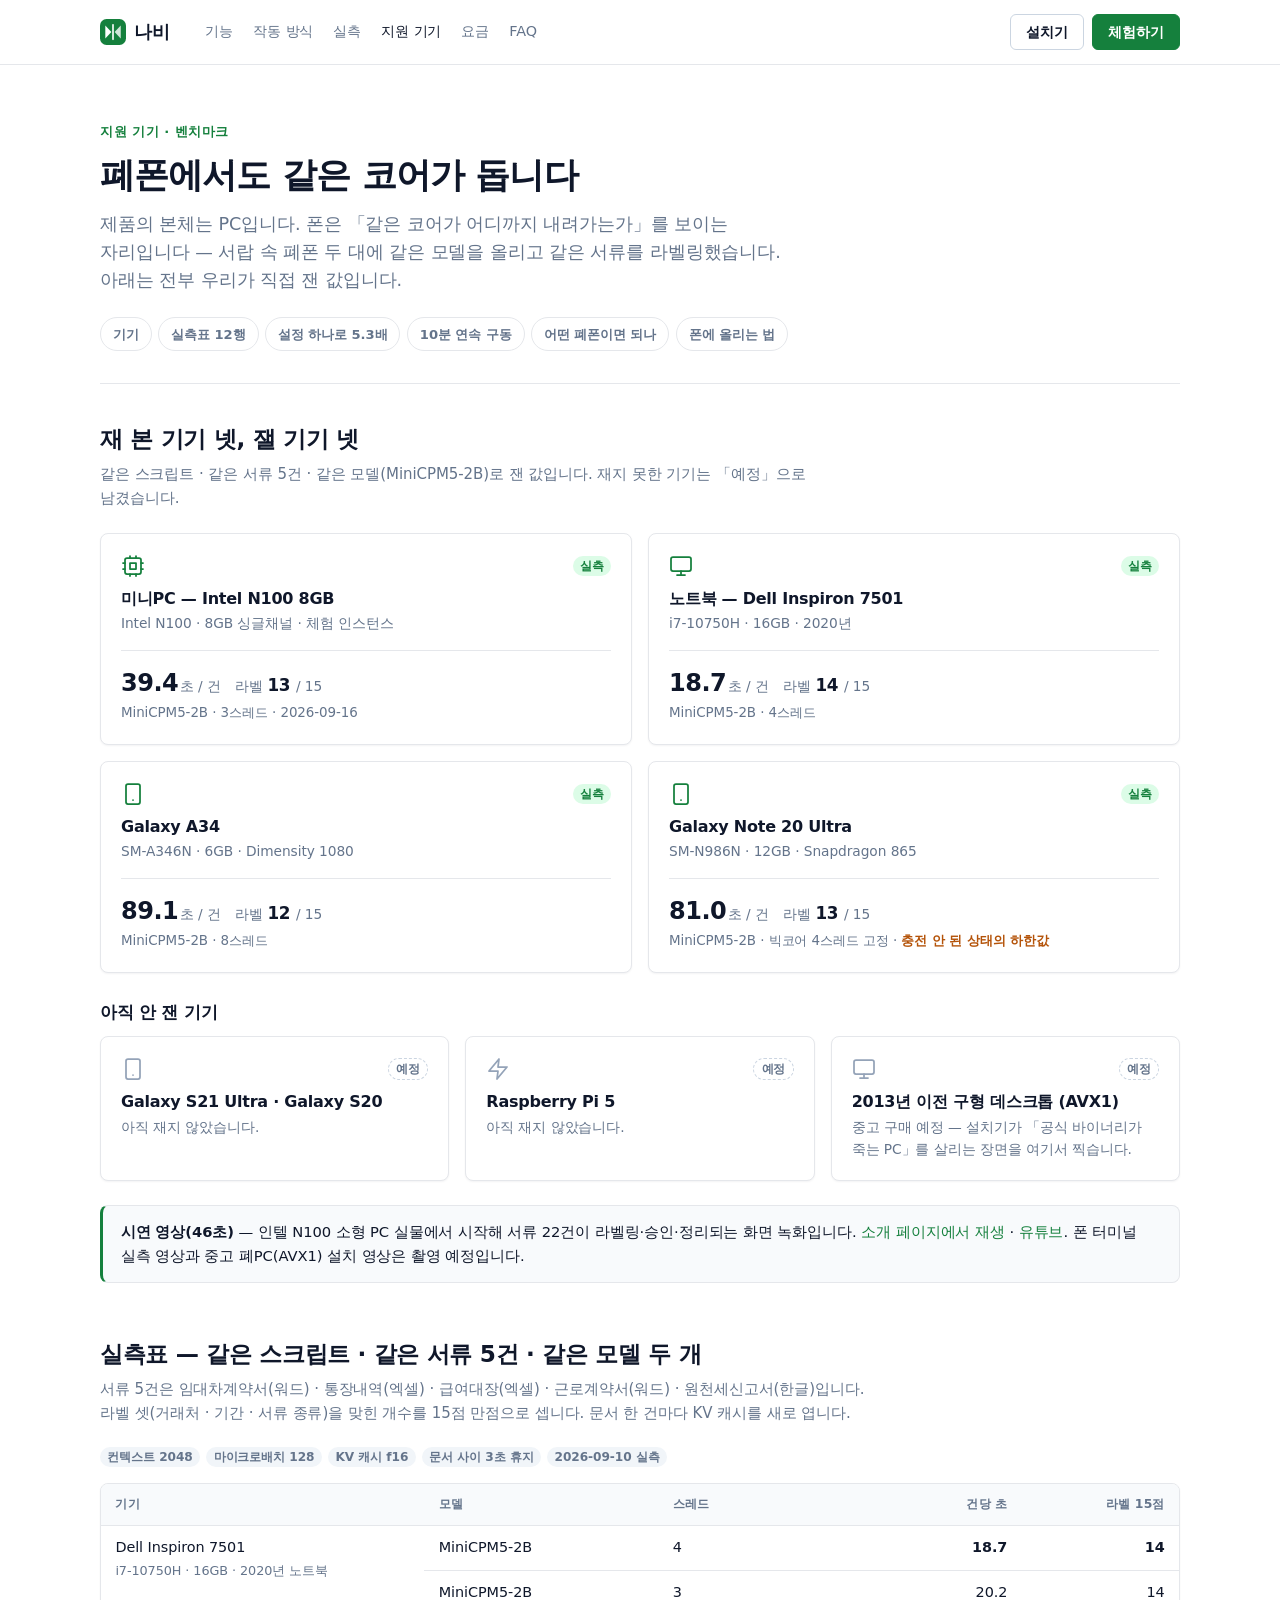
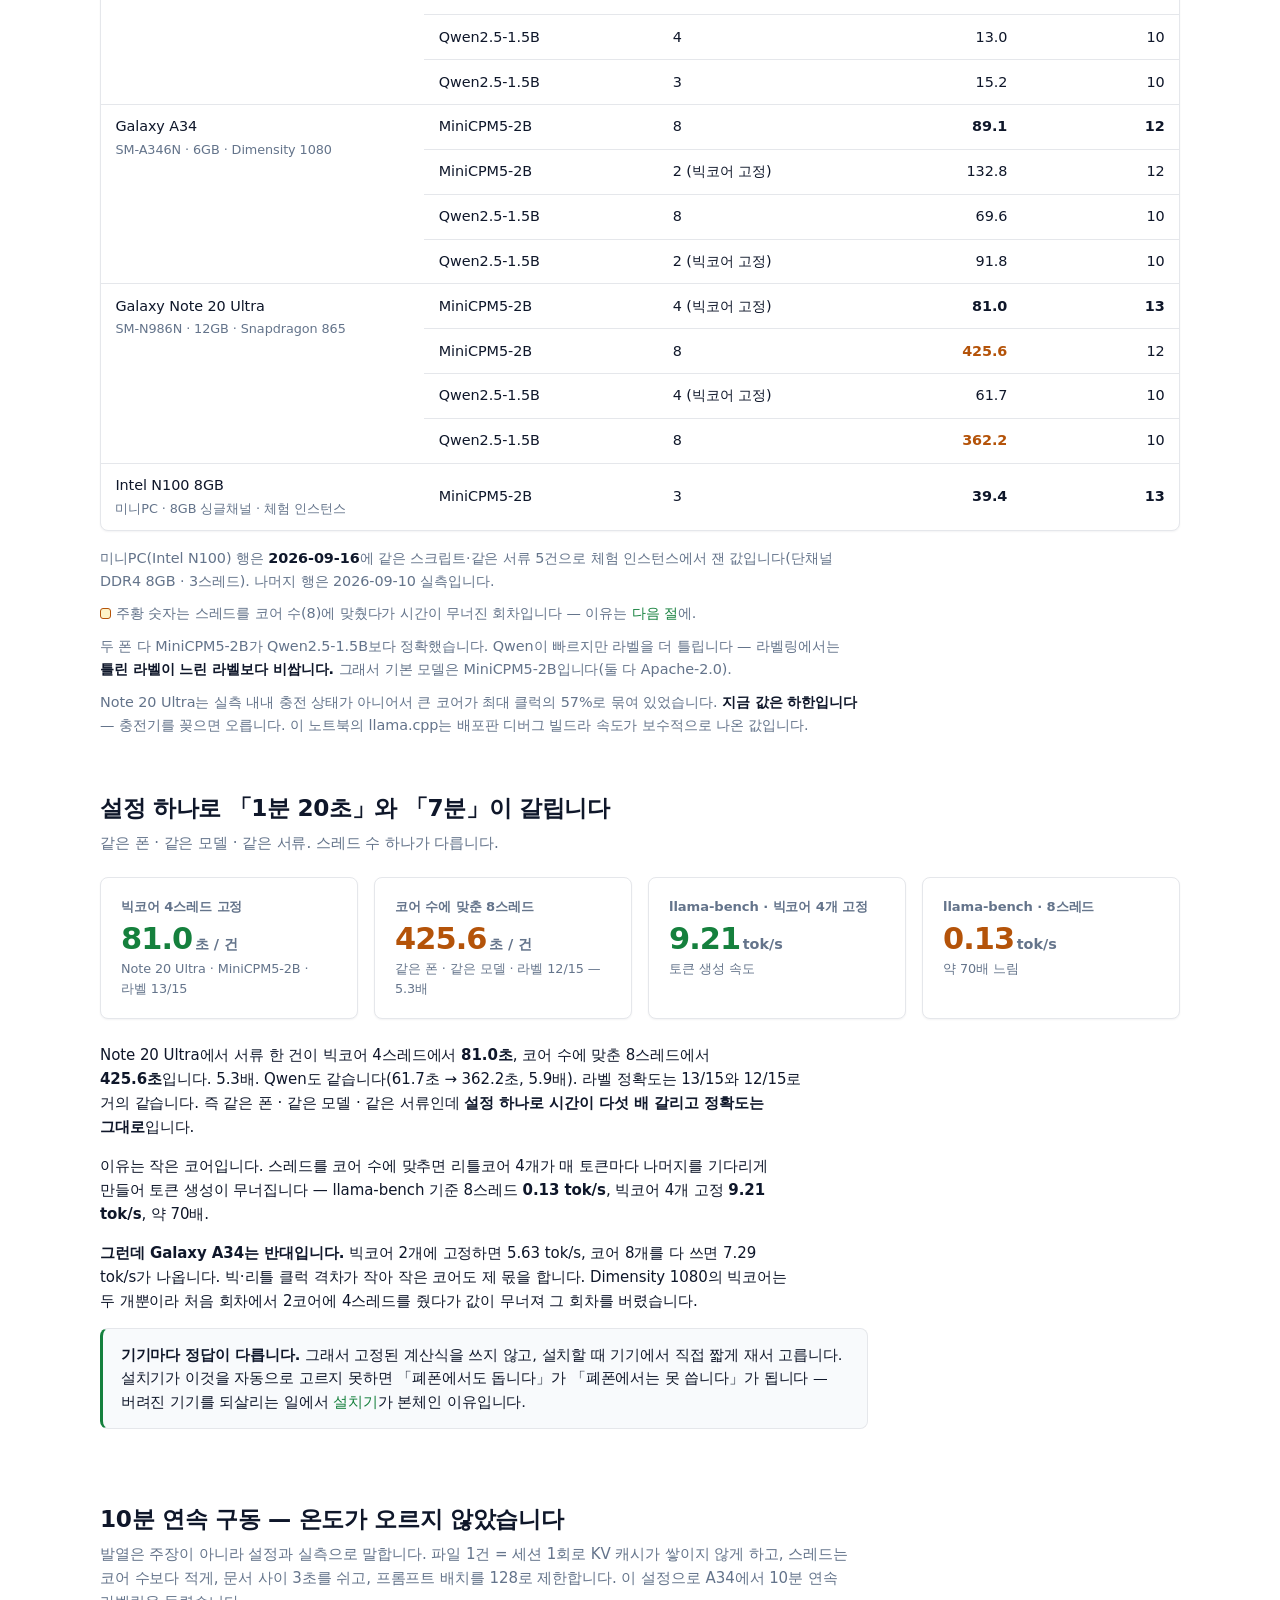
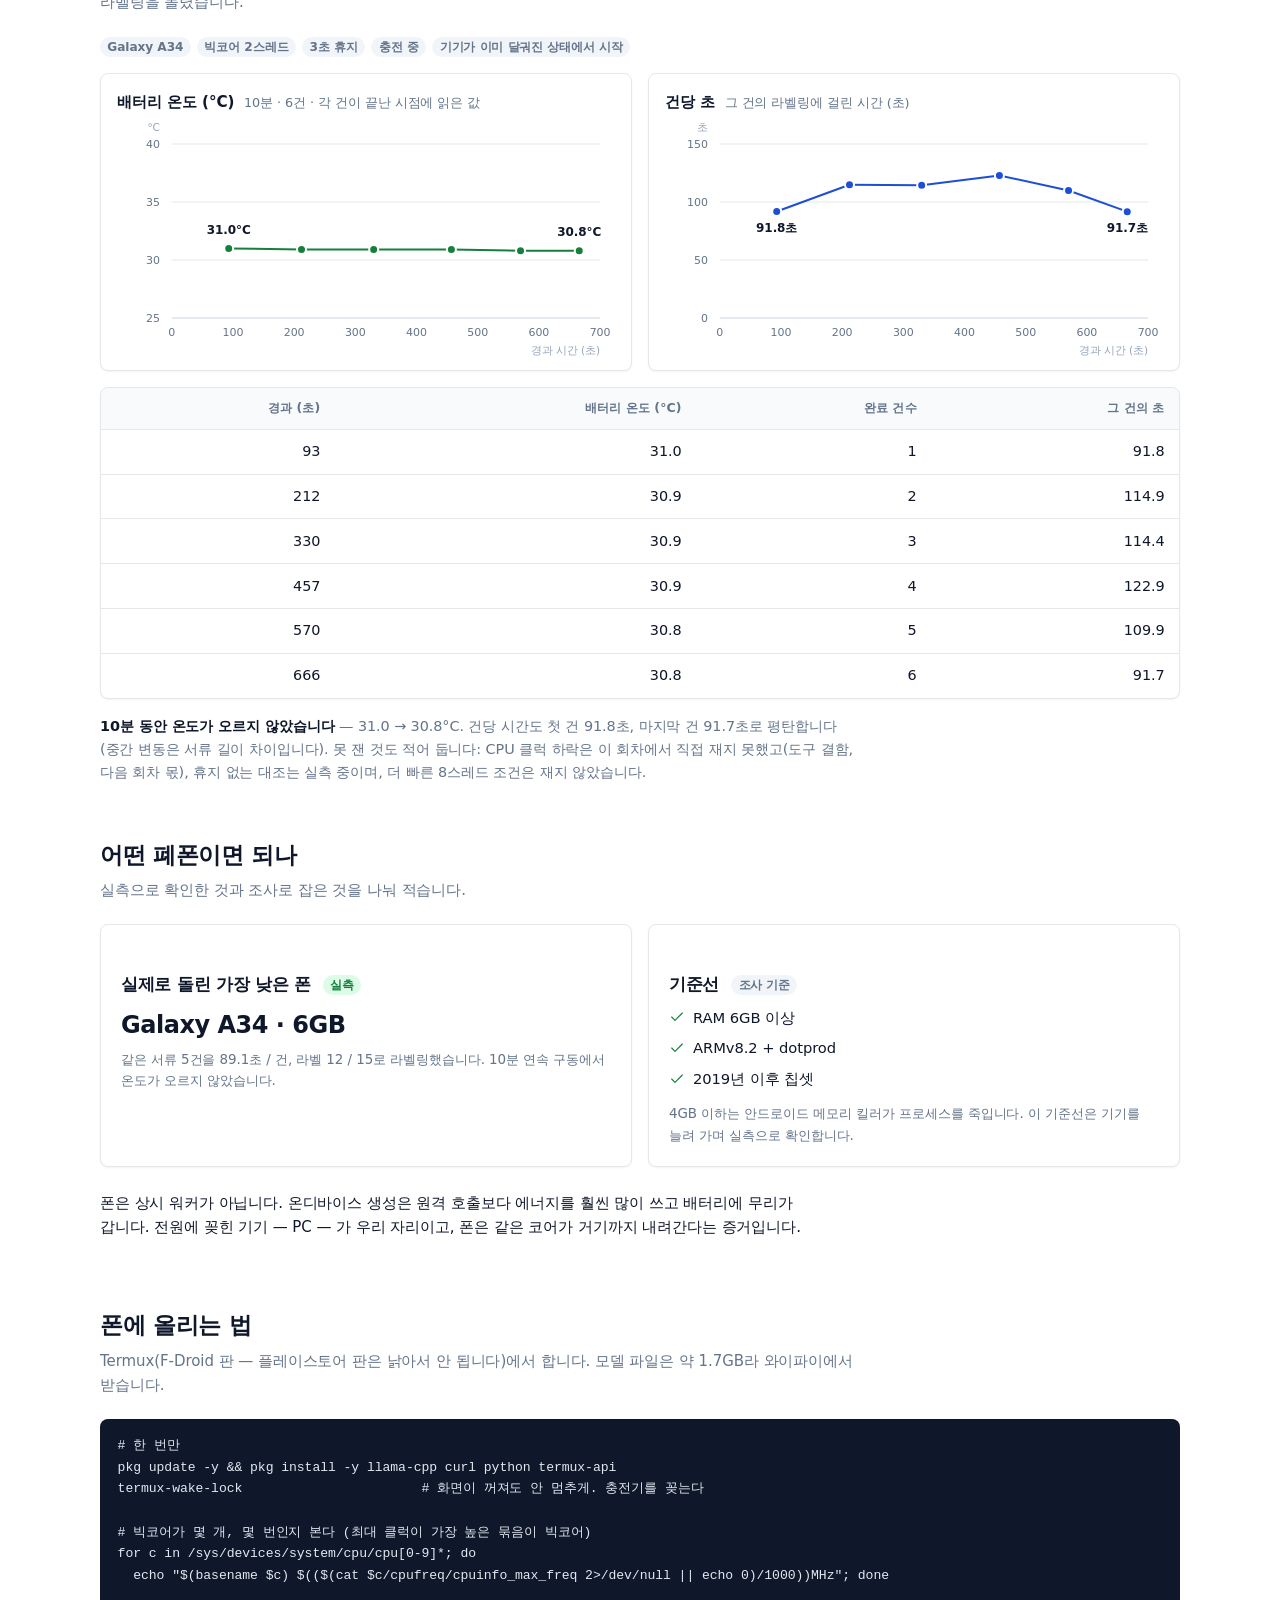
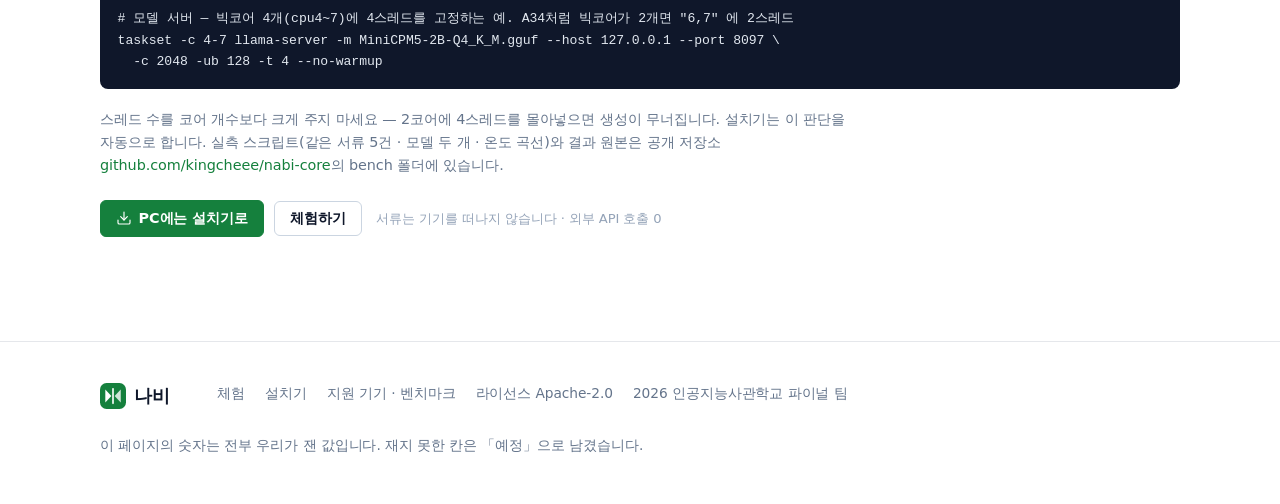
<file: phone/index.html>
<!doctype html>
<html lang="ko">
<head>
<meta charset="utf-8">
<meta name="viewport" content="width=device-width, initial-scale=1">
<title>나비 — 지원 기기 · 벤치마크</title>
<meta name="description" content="버려지는 휴대폰(Galaxy A34 6GB · Note 20 Ultra)에서 같은 소형 언어모델로 같은 서류를 라벨링한 실측값, 스레드 설정 하나로 5.3배가 갈리는 이유, 10분 연속 구동 온도 곡선, 폰에 올리는 법. 외부 API 호출 0.">
<link rel="stylesheet" href="../assets/app.css">
<style>
  /* 이 페이지만의 것 — 공용 규격은 ../assets/app.css. 외부 스크립트·웹폰트·이미지 없음, 그래프는 손으로 쓴 인라인 SVG. */
  html{scroll-behavior:smooth;scroll-padding-top:80px}
  .page-head .jump{display:flex;flex-wrap:wrap;gap:.4rem;margin:1.4rem 0 0}
  .page-head .jump a{font-size:.82rem;font-weight:600;color:var(--muted);background:#fff;border:1px solid var(--line);border-radius:999px;padding:.35rem .75rem}
  .page-head .jump a:hover{color:var(--ink);border-color:var(--line-2);text-decoration:none}
  .section .sub{max-width:48rem}
  .section .note{font-size:.9rem;color:var(--muted);max-width:48rem;margin:1rem 0 0}
  .section .note b{color:var(--ink)}
  .section .note + .note{margin-top:.6rem}
  .conds{display:flex;flex-wrap:wrap;gap:.4rem;margin:0 0 1rem}

  /* 기기 카드 */
  .dev{display:flex;flex-direction:column;padding:1.25rem}
  .dev .top{display:flex;align-items:center;justify-content:space-between;margin:0 0 .7rem}
  .dev .top .ico{color:var(--green);width:1.5rem;height:1.5rem}
  .dev.soon .top .ico{color:var(--faint)}
  .dev h3{font-size:1rem;margin:0 0 .15rem}
  .dev .spec{margin:0;color:var(--muted);font-size:.86rem}
  .dev .m{margin-top:1rem;padding-top:.8rem;border-top:1px solid var(--line);font-size:.86rem;color:var(--muted);
          display:flex;flex-wrap:wrap;align-items:baseline;gap:.2rem .9rem}
  .dev .m b{font-size:1.5rem;font-weight:800;color:var(--ink);letter-spacing:-.02em;font-variant-numeric:tabular-nums;margin-right:.1rem}
  .dev .m .lab b{font-size:1.05rem}
  .dev .s{margin:.3rem 0 0;font-size:.8rem;color:var(--muted)}
  .dev .s b{color:var(--amber);font-weight:600}
  .devs{margin:0 0 1.5rem}
  .section h3.sub-h{margin:1.8rem 0 .8rem}

  /* 실측표 */
  table.data.bench th,table.data.bench td{white-space:nowrap}   /* 좁은 화면에서 낱말을 쪼개지 않고 표 안에서 가로 스크롤 */
  table.data td.dev-cell{vertical-align:top;width:30%}
  table.data td.dev-cell small{display:block;color:var(--muted);font-size:.8rem;margin-top:.1rem}
  table.data td.warn{color:var(--amber);font-weight:700}
  .legend-warn{display:inline-block;width:.7rem;height:.7rem;border-radius:3px;background:var(--amber-bg);border:1px solid var(--amber);vertical-align:-.05em;margin-right:.3rem}

  /* 발열 그래프 — 인라인 SVG. x 좌표는 %(가로에 맞춰 늘어남), y 는 px(높이 고정) 라 글자·선 굵기가 화면 폭과 무관하게 같다. */
  .charts{margin:0 0 1rem}
  .chart{margin:0;background:#fff;border:1px solid var(--line);border-radius:var(--radius);box-shadow:var(--shadow);padding:1rem 1rem .5rem;
         --series:var(--green)}
  .chart.secs{--series:var(--blue)}
  .chart figcaption{display:flex;align-items:baseline;flex-wrap:wrap;gap:.2rem .6rem;margin:0 0 .5rem}
  .chart figcaption b{font-size:.95rem}
  .chart figcaption span{font-size:.8rem;color:var(--muted)}
  .chart svg{display:block;width:100%;height:240px;overflow:visible;font-family:var(--sans)}
  .chart text{font-size:11px;fill:var(--muted);font-variant-numeric:tabular-nums}
  .chart .unit,.chart .axis-t{font-size:10.5px;fill:var(--faint)}
  .chart .grid line{stroke:var(--line);stroke-width:1}
  .chart .grid line.base{stroke:var(--line-2)}
  .chart .ln line{stroke:var(--series);stroke-width:2;stroke-linecap:round}
  .chart .pt{outline:none;cursor:default}
  .chart .pt .hit{fill:transparent}
  .chart .pt .halo{fill:var(--series);opacity:0;transition:opacity .1s}
  .chart .pt .dot{fill:var(--series);stroke:#fff;stroke-width:2}
  .chart .pt .tip{font-size:12px;font-weight:600;fill:var(--ink);stroke:#fff;stroke-width:3.5px;paint-order:stroke;stroke-linejoin:round;
                  opacity:0;transition:opacity .1s}
  .chart .pt:hover .tip,.chart .pt:focus .tip,.chart .pt.end .tip{opacity:1}
  .chart .pt:hover .halo,.chart .pt:focus .halo{opacity:.18}
  .chart .pt:focus-visible .dot{stroke:var(--ink)}

  /* 폐폰 기준 */
  .checks{list-style:none;margin:0 0 .8rem;padding:0;display:grid;gap:.45rem;font-size:.92rem}
  .checks li{display:flex;align-items:center;gap:.5rem}
  .checks .ico{color:var(--green)}
  .card h3 .badge{margin-left:.4rem}
  .card .s{margin:0;font-size:.84rem;color:var(--muted)}
  .card .big{font-size:1.5rem;font-weight:800;letter-spacing:-.02em;margin:.2rem 0 .3rem}

  /* 설치 */
  .cta-row{display:flex;flex-wrap:wrap;gap:.6rem;align-items:center;margin:1.4rem 0 0}
  .cta-row .fine{font-size:.82rem;color:var(--faint);margin:0 0 0 .3rem}

  @media (min-width:769px) and (max-width:1024px){
    .grid-4{grid-template-columns:repeat(2,minmax(0,1fr))}
  }
  @media (max-width:768px){
    .chart{padding:.9rem .6rem .4rem}
    table.data td.dev-cell{width:auto;min-width:9rem}
    table.data td.dev-cell small{white-space:normal}
  }
</style>
</head>
<body>

<svg hidden xmlns="http://www.w3.org/2000/svg">
  <symbol id="i-logo" viewBox="0 0 32 32"><rect width="32" height="32" rx="8" fill="#15803d"/><path d="M6.5 8 14 16l-7.5 8z" fill="#fff"/><path d="M25.5 8 18 16l7.5 8z" fill="#fff" opacity=".8"/><path d="M16 7v18" stroke="#fff" stroke-width="2" stroke-linecap="round"/></symbol>
  <symbol id="i-shield" viewBox="0 0 24 24"><path d="M12 22s8-4 8-10V5l-8-3-8 3v7c0 6 8 10 8 10z"/></symbol>
  <symbol id="i-monitor" viewBox="0 0 24 24"><rect x="2" y="3" width="20" height="14" rx="2"/><line x1="8" y1="21" x2="16" y2="21"/><line x1="12" y1="17" x2="12" y2="21"/></symbol>
  <symbol id="i-smartphone" viewBox="0 0 24 24"><rect x="5" y="2" width="14" height="20" rx="2"/><path d="M12 18h.01"/></symbol>
  <symbol id="i-cpu" viewBox="0 0 24 24"><rect x="4" y="4" width="16" height="16" rx="2"/><rect x="9" y="9" width="6" height="6"/><path d="M15 2v2M15 20v2M2 15h2M2 9h2M20 15h2M20 9h2M9 2v2M9 20v2"/></symbol>
  <symbol id="i-download" viewBox="0 0 24 24"><path d="M21 15v4a2 2 0 0 1-2 2H5a2 2 0 0 1-2-2v-4"/><polyline points="7 10 12 15 17 10"/><line x1="12" y1="15" x2="12" y2="3"/></symbol>
  <symbol id="i-clock" viewBox="0 0 24 24"><circle cx="12" cy="12" r="10"/><polyline points="12 6 12 12 16 14"/></symbol>
  <symbol id="i-plug" viewBox="0 0 24 24"><path d="M12 22v-5"/><path d="M9 8V2"/><path d="M15 8V2"/><path d="M18 8v5a4 4 0 0 1-4 4h-4a4 4 0 0 1-4-4V8Z"/></symbol>
  <symbol id="i-zap" viewBox="0 0 24 24"><polygon points="13 2 3 14 12 14 11 22 21 10 12 10 13 2"/></symbol>
  <symbol id="i-check" viewBox="0 0 24 24"><polyline points="20 6 9 17 4 12"/></symbol>
  <symbol id="i-refresh" viewBox="0 0 24 24"><path d="M3 12a9 9 0 0 1 9-9 9.75 9.75 0 0 1 6.74 2.74L21 8"/><path d="M21 3v5h-5"/><path d="M21 12a9 9 0 0 1-9 9 9.75 9.75 0 0 1-6.74-2.74L3 16"/><path d="M8 16H3v5"/></symbol>
  <symbol id="i-terminal" viewBox="0 0 24 24"><polyline points="4 17 10 11 4 5"/><line x1="12" y1="19" x2="20" y2="19"/></symbol>
</svg>

<header class="site-nav">
  <div class="in">
    <a class="brand" href="../"><svg class="mark" aria-hidden="true"><use href="#i-logo"/></svg>나비</a>
    <nav aria-label="사이트">
      <a href="../#features">기능</a><a href="../#how">작동 방식</a><a href="../#measured">실측</a><a href="./" aria-current="page">지원 기기</a><a href="../#pricing">요금</a><a href="../#faq">FAQ</a>
    </nav>
    <div class="cta">
      <a class="btn btn-secondary" href="../download/">설치기</a>
      <a class="btn btn-primary" href="../try/">체험하기</a>
    </div>
  </div>
</header>

<main class="page">

  <div class="page-head">
    <p class="eyebrow">지원 기기 · 벤치마크</p>
    <h1>폐폰에서도 같은 코어가 돕니다</h1>
    <p class="lede">제품의 본체는 PC입니다. 폰은 「같은 코어가 어디까지 내려가는가」를 보이는 자리입니다 —
    서랍 속 폐폰 두 대에 같은 모델을 올리고 같은 서류를 라벨링했습니다. 아래는 전부 우리가 직접 잰 값입니다.</p>
    <div class="jump" aria-label="이 페이지 안">
      <a href="#devices">기기</a><a href="#measured">실측표 12행</a><a href="#threads">설정 하나로 5.3배</a><a href="#heat">10분 연속 구동</a><a href="#which">어떤 폐폰이면 되나</a><a href="#install">폰에 올리는 법</a>
    </div>
  </div>

  <!-- 1 · 기기 -->
  <section class="section" id="devices">
    <h2>재 본 기기 넷, 잴 기기 넷</h2>
    <p class="sub">같은 스크립트 · 같은 서류 5건 · 같은 모델(MiniCPM5-2B)로 잰 값입니다. 재지 못한 기기는 「예정」으로 남겼습니다.</p>

    <div class="grid grid-2 devs">
      <article class="card dev">
        <div class="top"><svg class="ico" aria-hidden="true"><use href="#i-cpu"/></svg><span class="badge badge-ready">실측</span></div>
        <h3>미니PC — Intel N100 8GB</h3>
        <p class="spec">Intel N100 · 8GB 싱글채널 · 체험 인스턴스</p>
        <div class="m"><span><b>39.4</b>초 / 건</span><span class="lab">라벨 <b>13</b> / 15</span></div>
        <p class="s">MiniCPM5-2B · 3스레드 · 2026-09-16</p>
      </article>
      <article class="card dev">
        <div class="top"><svg class="ico" aria-hidden="true"><use href="#i-monitor"/></svg><span class="badge badge-ready">실측</span></div>
        <h3>노트북 — Dell Inspiron 7501</h3>
        <p class="spec">i7-10750H · 16GB · 2020년</p>
        <div class="m"><span><b>18.7</b>초 / 건</span><span class="lab">라벨 <b>14</b> / 15</span></div>
        <p class="s">MiniCPM5-2B · 4스레드</p>
      </article>
      <article class="card dev">
        <div class="top"><svg class="ico" aria-hidden="true"><use href="#i-smartphone"/></svg><span class="badge badge-ready">실측</span></div>
        <h3>Galaxy A34</h3>
        <p class="spec">SM-A346N · 6GB · Dimensity 1080</p>
        <div class="m"><span><b>89.1</b>초 / 건</span><span class="lab">라벨 <b>12</b> / 15</span></div>
        <p class="s">MiniCPM5-2B · 8스레드</p>
      </article>
      <article class="card dev">
        <div class="top"><svg class="ico" aria-hidden="true"><use href="#i-smartphone"/></svg><span class="badge badge-ready">실측</span></div>
        <h3>Galaxy Note 20 Ultra</h3>
        <p class="spec">SM-N986N · 12GB · Snapdragon 865</p>
        <div class="m"><span><b>81.0</b>초 / 건</span><span class="lab">라벨 <b>13</b> / 15</span></div>
        <p class="s">MiniCPM5-2B · 빅코어 4스레드 고정 · <b>충전 안 된 상태의 하한값</b></p>
      </article>
    </div>

    <h3 class="sub-h">아직 안 잰 기기</h3>
    <div class="grid grid-3">
      <div class="card dev soon">
        <div class="top"><svg class="ico" aria-hidden="true"><use href="#i-smartphone"/></svg><span class="badge badge-soon">예정</span></div>
        <h3>Galaxy S21 Ultra · Galaxy S20</h3>
        <p class="spec">아직 재지 않았습니다.</p>
      </div>
      <div class="card dev soon">
        <div class="top"><svg class="ico" aria-hidden="true"><use href="#i-zap"/></svg><span class="badge badge-soon">예정</span></div>
        <h3>Raspberry Pi 5</h3>
        <p class="spec">아직 재지 않았습니다.</p>
      </div>
      <div class="card dev soon">
        <div class="top"><svg class="ico" aria-hidden="true"><use href="#i-monitor"/></svg><span class="badge badge-soon">예정</span></div>
        <h3>2013년 이전 구형 데스크톱 (AVX1)</h3>
        <p class="spec">중고 구매 예정 — 설치기가 「공식 바이너리가 죽는 PC」를 살리는 장면을 여기서 찍습니다.</p>
      </div>
    </div>

    <!-- 2 · 시연 영상 -->
    <div class="callout" style="margin:1.5rem 0 0">
      <b>시연 영상(46초)</b> — 인텔 N100 소형 PC 실물에서 시작해 서류 22건이 라벨링·승인·정리되는 화면 녹화입니다. <a href="../#demo">소개 페이지에서 재생</a> ·
      <a href="https://youtu.be/Y4yoZT6KcuE" rel="noopener">유튜브</a>. 폰 터미널 실측 영상과 중고 폐PC(AVX1) 설치 영상은 촬영 예정입니다.
    </div>
  </section>

  <!-- 3 · 실측표 12행 -->
  <section class="section" id="measured">
    <h2>실측표 — 같은 스크립트 · 같은 서류 5건 · 같은 모델 두 개</h2>
    <p class="sub">서류 5건은 임대차계약서(워드) · 통장내역(엑셀) · 급여대장(엑셀) · 근로계약서(워드) · 원천세신고서(한글)입니다.
    라벨 셋(거래처 · 기간 · 서류 종류)을 맞힌 개수를 15점 만점으로 셉니다. 문서 한 건마다 KV 캐시를 새로 엽니다.</p>
    <div class="conds" aria-label="실측 설정">
      <span class="badge badge-gray">컨텍스트 2048</span>
      <span class="badge badge-gray">마이크로배치 128</span>
      <span class="badge badge-gray">KV 캐시 f16</span>
      <span class="badge badge-gray">문서 사이 3초 휴지</span>
      <span class="badge badge-gray">2026-09-10 실측</span>
    </div>
    <div class="table-wrap">
      <table class="data bench">
        <thead><tr><th>기기</th><th>모델</th><th>스레드</th><th class="n">건당 초</th><th class="n">라벨 15점</th></tr></thead>
        <tbody>
          <tr><td rowspan="4" class="dev-cell">Dell Inspiron 7501<small>i7-10750H · 16GB · 2020년 노트북</small></td><td>MiniCPM5-2B</td><td>4</td><td class="n"><b>18.7</b></td><td class="n"><b>14</b></td></tr>
          <tr><td>MiniCPM5-2B</td><td>3</td><td class="n">20.2</td><td class="n">14</td></tr>
          <tr><td>Qwen2.5-1.5B</td><td>4</td><td class="n">13.0</td><td class="n">10</td></tr>
          <tr><td>Qwen2.5-1.5B</td><td>3</td><td class="n">15.2</td><td class="n">10</td></tr>
          <tr><td rowspan="4" class="dev-cell">Galaxy A34<small>SM-A346N · 6GB · Dimensity 1080</small></td><td>MiniCPM5-2B</td><td>8</td><td class="n"><b>89.1</b></td><td class="n"><b>12</b></td></tr>
          <tr><td>MiniCPM5-2B</td><td>2 (빅코어 고정)</td><td class="n">132.8</td><td class="n">12</td></tr>
          <tr><td>Qwen2.5-1.5B</td><td>8</td><td class="n">69.6</td><td class="n">10</td></tr>
          <tr><td>Qwen2.5-1.5B</td><td>2 (빅코어 고정)</td><td class="n">91.8</td><td class="n">10</td></tr>
          <tr><td rowspan="4" class="dev-cell">Galaxy Note 20 Ultra<small>SM-N986N · 12GB · Snapdragon 865</small></td><td>MiniCPM5-2B</td><td>4 (빅코어 고정)</td><td class="n"><b>81.0</b></td><td class="n"><b>13</b></td></tr>
          <tr><td>MiniCPM5-2B</td><td>8</td><td class="n warn">425.6</td><td class="n">12</td></tr>
          <tr><td>Qwen2.5-1.5B</td><td>4 (빅코어 고정)</td><td class="n">61.7</td><td class="n">10</td></tr>
          <tr><td>Qwen2.5-1.5B</td><td>8</td><td class="n warn">362.2</td><td class="n">10</td></tr>
          <tr><td class="dev-cell">Intel N100 8GB<small>미니PC · 8GB 싱글채널 · 체험 인스턴스</small></td><td>MiniCPM5-2B</td><td>3</td><td class="n"><b>39.4</b></td><td class="n"><b>13</b></td></tr>
        </tbody>
      </table>
    </div>
    <p class="note">미니PC(Intel N100) 행은 <b>2026-09-16</b>에 같은 스크립트·같은 서류 5건으로 체험 인스턴스에서 잰 값입니다(단채널 DDR4 8GB · 3스레드). 나머지 행은 2026-09-10 실측입니다.</p>
    <p class="note"><span class="legend-warn" aria-hidden="true"></span>주황 숫자는 스레드를 코어 수(8)에 맞췄다가 시간이 무너진 회차입니다 — 이유는 <a href="#threads">다음 절</a>에.</p>
    <p class="note">두 폰 다 MiniCPM5-2B가 Qwen2.5-1.5B보다 정확했습니다. Qwen이 빠르지만 라벨을 더 틀립니다 —
    라벨링에서는 <b>틀린 라벨이 느린 라벨보다 비쌉니다.</b> 그래서 기본 모델은 MiniCPM5-2B입니다(둘 다 Apache-2.0).</p>
    <p class="note">Note 20 Ultra는 실측 내내 충전 상태가 아니어서 큰 코어가 최대 클럭의 57%로 묶여 있었습니다.
    <b>지금 값은 하한입니다</b> — 충전기를 꽂으면 오릅니다. 이 노트북의 llama.cpp는 배포판 디버그 빌드라
    속도가 보수적으로 나온 값입니다.</p>
  </section>

  <!-- 4 · 설정 하나로 5.3배 -->
  <section class="section" id="threads">
    <h2>설정 하나로 「1분 20초」와 「7분」이 갈립니다</h2>
    <p class="sub">같은 폰 · 같은 모델 · 같은 서류. 스레드 수 하나가 다릅니다.</p>
    <div class="grid grid-4" style="margin-bottom:1.5rem">
      <div class="stat tone-green"><div class="l">빅코어 4스레드 고정</div><div class="n">81.0<small>초 / 건</small></div><div class="s">Note 20 Ultra · MiniCPM5-2B · 라벨 13/15</div></div>
      <div class="stat tone-amber"><div class="l">코어 수에 맞춘 8스레드</div><div class="n">425.6<small>초 / 건</small></div><div class="s">같은 폰 · 같은 모델 · 라벨 12/15 — 5.3배</div></div>
      <div class="stat tone-green"><div class="l">llama-bench · 빅코어 4개 고정</div><div class="n">9.21<small>tok/s</small></div><div class="s">토큰 생성 속도</div></div>
      <div class="stat tone-amber"><div class="l">llama-bench · 8스레드</div><div class="n">0.13<small>tok/s</small></div><div class="s">약 70배 느림</div></div>
    </div>
    <div class="prose">
      <p>Note 20 Ultra에서 서류 한 건이 빅코어 4스레드에서 <b>81.0초</b>, 코어 수에 맞춘 8스레드에서
      <b>425.6초</b>입니다. 5.3배. Qwen도 같습니다(61.7초 → 362.2초, 5.9배). 라벨 정확도는 13/15와 12/15로 거의 같습니다.
      즉 같은 폰 · 같은 모델 · 같은 서류인데 <b>설정 하나로 시간이 다섯 배 갈리고 정확도는 그대로</b>입니다.</p>
      <p>이유는 작은 코어입니다. 스레드를 코어 수에 맞추면 리틀코어 4개가 매 토큰마다 나머지를 기다리게 만들어
      토큰 생성이 무너집니다 — llama-bench 기준 8스레드 <b>0.13 tok/s</b>, 빅코어 4개 고정 <b>9.21 tok/s</b>, 약 70배.</p>
      <p><b>그런데 Galaxy A34는 반대입니다.</b> 빅코어 2개에 고정하면 5.63 tok/s, 코어 8개를 다 쓰면 7.29 tok/s가 나옵니다.
      빅·리틀 클럭 격차가 작아 작은 코어도 제 몫을 합니다. Dimensity 1080의 빅코어는 두 개뿐이라 처음 회차에서
      2코어에 4스레드를 줬다가 값이 무너져 그 회차를 버렸습니다.</p>
    </div>
    <div class="callout" style="max-width:48rem">
      <b>기기마다 정답이 다릅니다.</b> 그래서 고정된 계산식을 쓰지 않고, 설치할 때 기기에서 직접 짧게 재서 고릅니다.
      설치기가 이것을 자동으로 고르지 못하면 「폐폰에서도 돕니다」가 「폐폰에서는 못 씁니다」가 됩니다 —
      버려진 기기를 되살리는 일에서 <a href="../download/">설치기</a>가 본체인 이유입니다.
    </div>
  </section>

  <!-- 5 · 발열 10분 -->
  <section class="section" id="heat">
    <h2>10분 연속 구동 — 온도가 오르지 않았습니다</h2>
    <p class="sub">발열은 주장이 아니라 설정과 실측으로 말합니다. 파일 1건 = 세션 1회로 KV 캐시가 쌓이지 않게 하고,
    스레드는 코어 수보다 적게, 문서 사이 3초를 쉬고, 프롬프트 배치를 128로 제한합니다.
    이 설정으로 A34에서 10분 연속 라벨링을 돌렸습니다.</p>
    <div class="conds" aria-label="구동 조건">
      <span class="badge badge-gray">Galaxy A34</span>
      <span class="badge badge-gray">빅코어 2스레드</span>
      <span class="badge badge-gray">3초 휴지</span>
      <span class="badge badge-gray">충전 중</span>
      <span class="badge badge-gray">기기가 이미 달궈진 상태에서 시작</span>
    </div>

    <div class="grid grid-2 charts">
      <figure class="chart temp">
        <figcaption><b id="cap-temp">배터리 온도 (°C)</b><span>10분 · 6건 · 각 건이 끝난 시점에 읽은 값</span></figcaption>
        <svg aria-labelledby="cap-temp" role="group">
          <g class="grid" aria-hidden="true">
            <line x1="11%" y1="22" x2="97%" y2="22"/>
            <line x1="11%" y1="80" x2="97%" y2="80"/>
            <line x1="11%" y1="138" x2="97%" y2="138"/>
            <line class="base" x1="11%" y1="196" x2="97%" y2="196"/>
          </g>
          <g text-anchor="end" aria-hidden="true">
            <text class="unit" x="8.6%" y="9">°C</text>
            <text x="8.6%" y="22" dy=".35em">40</text>
            <text x="8.6%" y="80" dy=".35em">35</text>
            <text x="8.6%" y="138" dy=".35em">30</text>
            <text x="8.6%" y="196" dy=".35em">25</text>
          </g>
          <g text-anchor="middle" aria-hidden="true">
            <text x="11%" y="214">0</text><text x="23.29%" y="214">100</text><text x="35.57%" y="214">200</text><text x="47.86%" y="214">300</text>
            <text x="60.14%" y="214">400</text><text x="72.43%" y="214">500</text><text x="84.71%" y="214">600</text><text x="97%" y="214">700</text>
            <text class="axis-t" x="97%" y="232" text-anchor="end">경과 시간 (초)</text>
          </g>
          <g class="ln" aria-hidden="true">
            <line x1="22.43%" y1="126.4" x2="37.05%" y2="127.56"/>
            <line x1="37.05%" y1="127.56" x2="51.54%" y2="127.56"/>
            <line x1="51.54%" y1="127.56" x2="67.15%" y2="127.56"/>
            <line x1="67.15%" y1="127.56" x2="81.03%" y2="128.72"/>
            <line x1="81.03%" y1="128.72" x2="92.82%" y2="128.72"/>
          </g>
          <g class="pt end" tabindex="0" role="img" aria-label="93초 경과, 배터리 31.0도, 1건 완료">
            <circle class="hit" cx="22.43%" cy="126.4" r="14"/><circle class="halo" cx="22.43%" cy="126.4" r="9"/><circle class="dot" cx="22.43%" cy="126.4" r="4.5"/>
            <text class="tip" x="22.43%" y="112" text-anchor="middle">31.0°C</text>
          </g>
          <g class="pt" tabindex="0" role="img" aria-label="212초 경과, 배터리 30.9도, 2건 완료">
            <circle class="hit" cx="37.05%" cy="127.56" r="14"/><circle class="halo" cx="37.05%" cy="127.56" r="9"/><circle class="dot" cx="37.05%" cy="127.56" r="4.5"/>
            <text class="tip" x="37.05%" y="113" text-anchor="middle">212초 · 30.9°C</text>
          </g>
          <g class="pt" tabindex="0" role="img" aria-label="330초 경과, 배터리 30.9도, 3건 완료">
            <circle class="hit" cx="51.54%" cy="127.56" r="14"/><circle class="halo" cx="51.54%" cy="127.56" r="9"/><circle class="dot" cx="51.54%" cy="127.56" r="4.5"/>
            <text class="tip" x="51.54%" y="113" text-anchor="middle">330초 · 30.9°C</text>
          </g>
          <g class="pt" tabindex="0" role="img" aria-label="457초 경과, 배터리 30.9도, 4건 완료">
            <circle class="hit" cx="67.15%" cy="127.56" r="14"/><circle class="halo" cx="67.15%" cy="127.56" r="9"/><circle class="dot" cx="67.15%" cy="127.56" r="4.5"/>
            <text class="tip" x="67.15%" y="113" text-anchor="middle">457초 · 30.9°C</text>
          </g>
          <g class="pt" tabindex="0" role="img" aria-label="570초 경과, 배터리 30.8도, 5건 완료">
            <circle class="hit" cx="81.03%" cy="128.72" r="14"/><circle class="halo" cx="81.03%" cy="128.72" r="9"/><circle class="dot" cx="81.03%" cy="128.72" r="4.5"/>
            <text class="tip" x="81.03%" y="114" text-anchor="middle">570초 · 30.8°C</text>
          </g>
          <g class="pt end" tabindex="0" role="img" aria-label="666초 경과, 배터리 30.8도, 6건 완료">
            <circle class="hit" cx="92.82%" cy="128.72" r="14"/><circle class="halo" cx="92.82%" cy="128.72" r="9"/><circle class="dot" cx="92.82%" cy="128.72" r="4.5"/>
            <text class="tip" x="92.82%" y="114" text-anchor="middle">30.8°C</text>
          </g>
        </svg>
      </figure>

      <figure class="chart secs">
        <figcaption><b id="cap-secs">건당 초</b><span>그 건의 라벨링에 걸린 시간 (초)</span></figcaption>
        <svg aria-labelledby="cap-secs" role="group">
          <g class="grid" aria-hidden="true">
            <line x1="11%" y1="22" x2="97%" y2="22"/>
            <line x1="11%" y1="80" x2="97%" y2="80"/>
            <line x1="11%" y1="138" x2="97%" y2="138"/>
            <line class="base" x1="11%" y1="196" x2="97%" y2="196"/>
          </g>
          <g text-anchor="end" aria-hidden="true">
            <text class="unit" x="8.6%" y="9">초</text>
            <text x="8.6%" y="22" dy=".35em">150</text>
            <text x="8.6%" y="80" dy=".35em">100</text>
            <text x="8.6%" y="138" dy=".35em">50</text>
            <text x="8.6%" y="196" dy=".35em">0</text>
          </g>
          <g text-anchor="middle" aria-hidden="true">
            <text x="11%" y="214">0</text><text x="23.29%" y="214">100</text><text x="35.57%" y="214">200</text><text x="47.86%" y="214">300</text>
            <text x="60.14%" y="214">400</text><text x="72.43%" y="214">500</text><text x="84.71%" y="214">600</text><text x="97%" y="214">700</text>
            <text class="axis-t" x="97%" y="232" text-anchor="end">경과 시간 (초)</text>
          </g>
          <g class="ln" aria-hidden="true">
            <line x1="22.43%" y1="89.51" x2="37.05%" y2="62.72"/>
            <line x1="37.05%" y1="62.72" x2="51.54%" y2="63.3"/>
            <line x1="51.54%" y1="63.3" x2="67.15%" y2="53.44"/>
            <line x1="67.15%" y1="53.44" x2="81.03%" y2="68.52"/>
            <line x1="81.03%" y1="68.52" x2="92.82%" y2="89.63"/>
          </g>
          <g class="pt end" tabindex="0" role="img" aria-label="93초 경과, 1건째 91.8초">
            <circle class="hit" cx="22.43%" cy="89.51" r="14"/><circle class="halo" cx="22.43%" cy="89.51" r="9"/><circle class="dot" cx="22.43%" cy="89.51" r="4.5"/>
            <text class="tip" x="22.43%" y="110" text-anchor="middle">91.8초</text>
          </g>
          <g class="pt" tabindex="0" role="img" aria-label="212초 경과, 2건째 114.9초">
            <circle class="hit" cx="37.05%" cy="62.72" r="14"/><circle class="halo" cx="37.05%" cy="62.72" r="9"/><circle class="dot" cx="37.05%" cy="62.72" r="4.5"/>
            <text class="tip" x="37.05%" y="48" text-anchor="middle">212초 · 114.9초</text>
          </g>
          <g class="pt" tabindex="0" role="img" aria-label="330초 경과, 3건째 114.4초">
            <circle class="hit" cx="51.54%" cy="63.3" r="14"/><circle class="halo" cx="51.54%" cy="63.3" r="9"/><circle class="dot" cx="51.54%" cy="63.3" r="4.5"/>
            <text class="tip" x="51.54%" y="49" text-anchor="middle">330초 · 114.4초</text>
          </g>
          <g class="pt" tabindex="0" role="img" aria-label="457초 경과, 4건째 122.9초">
            <circle class="hit" cx="67.15%" cy="53.44" r="14"/><circle class="halo" cx="67.15%" cy="53.44" r="9"/><circle class="dot" cx="67.15%" cy="53.44" r="4.5"/>
            <text class="tip" x="67.15%" y="39" text-anchor="middle">457초 · 122.9초</text>
          </g>
          <g class="pt" tabindex="0" role="img" aria-label="570초 경과, 5건째 109.9초">
            <circle class="hit" cx="81.03%" cy="68.52" r="14"/><circle class="halo" cx="81.03%" cy="68.52" r="9"/><circle class="dot" cx="81.03%" cy="68.52" r="4.5"/>
            <text class="tip" x="81.03%" y="54" text-anchor="middle">570초 · 109.9초</text>
          </g>
          <g class="pt end" tabindex="0" role="img" aria-label="666초 경과, 6건째 91.7초">
            <circle class="hit" cx="92.82%" cy="89.63" r="14"/><circle class="halo" cx="92.82%" cy="89.63" r="9"/><circle class="dot" cx="92.82%" cy="89.63" r="4.5"/>
            <text class="tip" x="92.82%" y="110" text-anchor="middle">91.7초</text>
          </g>
        </svg>
      </figure>
    </div>

    <div class="table-wrap">
      <table class="data">
        <thead><tr><th class="n">경과 (초)</th><th class="n">배터리 온도 (°C)</th><th class="n">완료 건수</th><th class="n">그 건의 초</th></tr></thead>
        <tbody>
          <tr><td class="n">93</td><td class="n">31.0</td><td class="n">1</td><td class="n">91.8</td></tr>
          <tr><td class="n">212</td><td class="n">30.9</td><td class="n">2</td><td class="n">114.9</td></tr>
          <tr><td class="n">330</td><td class="n">30.9</td><td class="n">3</td><td class="n">114.4</td></tr>
          <tr><td class="n">457</td><td class="n">30.9</td><td class="n">4</td><td class="n">122.9</td></tr>
          <tr><td class="n">570</td><td class="n">30.8</td><td class="n">5</td><td class="n">109.9</td></tr>
          <tr><td class="n">666</td><td class="n">30.8</td><td class="n">6</td><td class="n">91.7</td></tr>
        </tbody>
      </table>
    </div>
    <p class="note"><b>10분 동안 온도가 오르지 않았습니다</b> — 31.0 → 30.8°C. 건당 시간도 첫 건 91.8초, 마지막 건 91.7초로
    평탄합니다(중간 변동은 서류 길이 차이입니다). 못 잰 것도 적어 둡니다: CPU 클럭 하락은 이 회차에서 직접 재지
    못했고(도구 결함, 다음 회차 몫), 휴지 없는 대조는 실측 중이며, 더 빠른 8스레드 조건은 재지 않았습니다.</p>
  </section>

  <!-- 6 · 어떤 폐폰이면 되나 -->
  <section class="section" id="which">
    <h2>어떤 폐폰이면 되나</h2>
    <p class="sub">실측으로 확인한 것과 조사로 잡은 것을 나눠 적습니다.</p>
    <div class="grid grid-2" style="margin-bottom:1.5rem">
      <div class="card">
        <h3>실제로 돌린 가장 낮은 폰 <span class="badge badge-ready">실측</span></h3>
        <p class="big">Galaxy A34 · 6GB</p>
        <p class="s">같은 서류 5건을 89.1초 / 건, 라벨 12 / 15로 라벨링했습니다. 10분 연속 구동에서 온도가 오르지 않았습니다.</p>
      </div>
      <div class="card">
        <h3>기준선 <span class="badge badge-gray">조사 기준</span></h3>
        <ul class="checks">
          <li><svg class="ico sm" aria-hidden="true"><use href="#i-check"/></svg>RAM 6GB 이상</li>
          <li><svg class="ico sm" aria-hidden="true"><use href="#i-check"/></svg>ARMv8.2 + dotprod</li>
          <li><svg class="ico sm" aria-hidden="true"><use href="#i-check"/></svg>2019년 이후 칩셋</li>
        </ul>
        <p class="s">4GB 이하는 안드로이드 메모리 킬러가 프로세스를 죽입니다. 이 기준선은 기기를 늘려 가며 실측으로 확인합니다.</p>
      </div>
    </div>
    <div class="prose">
      <p>폰은 상시 워커가 아닙니다. 온디바이스 생성은 원격 호출보다 에너지를 훨씬 많이 쓰고 배터리에 무리가 갑니다.
      전원에 꽂힌 기기 — PC — 가 우리 자리이고, 폰은 같은 코어가 거기까지 내려간다는 증거입니다.</p>
    </div>
  </section>

  <!-- 7 · 폰에 올리는 법 -->
  <section class="section" id="install">
    <h2>폰에 올리는 법</h2>
    <p class="sub">Termux(F-Droid 판 — 플레이스토어 판은 낡아서 안 됩니다)에서 합니다. 모델 파일은 약 1.7GB라 와이파이에서 받습니다.</p>
<pre># 한 번만
pkg update -y &amp;&amp; pkg install -y llama-cpp curl python termux-api
termux-wake-lock                       # 화면이 꺼져도 안 멈추게. 충전기를 꽂는다

# 빅코어가 몇 개, 몇 번인지 본다 (최대 클럭이 가장 높은 묶음이 빅코어)
for c in /sys/devices/system/cpu/cpu[0-9]*; do
  echo "$(basename $c) $(($(cat $c/cpufreq/cpuinfo_max_freq 2>/dev/null || echo 0)/1000))MHz"; done

# 모델 서버 — 빅코어 4개(cpu4~7)에 4스레드를 고정하는 예. A34처럼 빅코어가 2개면 "6,7" 에 2스레드
taskset -c 4-7 llama-server -m MiniCPM5-2B-Q4_K_M.gguf --host 127.0.0.1 --port 8097 \
  -c 2048 -ub 128 -t 4 --no-warmup</pre>
    <p class="note" style="margin-top:0">스레드 수를 코어 개수보다 크게 주지 마세요 — 2코어에 4스레드를 몰아넣으면 생성이 무너집니다.
    설치기는 이 판단을 자동으로 합니다. 실측 스크립트(같은 서류 5건 · 모델 두 개 · 온도 곡선)와 결과 원본은 공개 저장소 <a href="https://github.com/kingcheee/nabi-core/tree/main/bench" rel="noopener">github.com/kingcheee/nabi-core</a>의 bench 폴더에 있습니다.</p>
    <div class="cta-row">
      <a class="btn btn-primary" href="../download/"><svg class="ico sm" aria-hidden="true"><use href="#i-download"/></svg>PC에는 설치기로</a>
      <a class="btn btn-secondary" href="../try/">체험하기</a>
      <p class="fine">서류는 기기를 떠나지 않습니다 · 외부 API 호출 0</p>
    </div>
  </section>

</main>

<footer class="site-footer">
  <div class="in">
    <a class="brand" href="../"><svg class="mark" aria-hidden="true"><use href="#i-logo"/></svg>나비</a>
    <div class="links"><a href="../try/">체험</a><a href="../download/">설치기</a><a href="./">지원 기기 · 벤치마크</a><span>라이선스 Apache-2.0</span><span>2026 인공지능사관학교 파이널 팀</span></div>
    <p class="note">이 페이지의 숫자는 전부 우리가 잰 값입니다. 재지 못한 칸은 「예정」으로 남겼습니다.</p>
  </div>
</footer>

</body>
</html>
</file>
<file: assets/app.css>
/* app.css — 나비 제품 사이트 공용 디자인 시스템.
   /try(앱 대시보드) · /download · /phone 이 <link>로 쓴다. 랜딩(/)은 「파일 하나」 규칙이라
   이 파일 중 랜딩이 쓰는 부분을 인라인으로 품고 있다 — 값을 바꾸면 site/index.html 의 <style>도 맞춘다.
   라이트 전용(제품 v1은 한 룩). 외부 스크립트·웹폰트·아이콘 폰트 없음 — 아이콘은 각 페이지의 인라인 SVG 스프라이트. */

:root{
  color-scheme:light;
  --bg:#fff; --surface:#f8fafc; --line:#e5e7eb; --line-2:#cbd5e1; --ink:#0f172a; --muted:#64748b; --faint:#94a3b8;
  --green:#15803d; --green-2:#166534; --green-bg:#dcfce7;
  --amber:#b45309; --amber-bg:#fef3c7;
  --red:#b91c1c; --red-bg:#fee2e2;
  --blue:#1d4ed8; --blue-bg:#dbeafe;
  --gray-bg:#f1f5f9;
  --sans:Pretendard,"Apple SD Gothic Neo","Malgun Gothic","Noto Sans KR",system-ui,sans-serif;
  --mono:ui-monospace,SFMono-Regular,Menlo,Consolas,"Liberation Mono",monospace;
  --radius:8px; --radius-sm:6px;
  --shadow:0 1px 2px rgba(15,23,42,.05);
  --shadow-2:0 10px 30px rgba(15,23,42,.10),0 1px 2px rgba(15,23,42,.06);
  --sidebar:240px; --topbar:56px; --drawer:420px;
}
*{box-sizing:border-box}
html{-webkit-text-size-adjust:100%;height:100%}
body{margin:0;background:var(--bg);color:var(--ink);font-family:var(--sans);font-size:15px;line-height:1.6;
     letter-spacing:-.005em;word-break:keep-all;overflow-wrap:break-word;-webkit-font-smoothing:antialiased}
a{color:var(--green);text-decoration:none}
a:hover{color:var(--green-2);text-decoration:underline;text-underline-offset:.15em}
h1,h2,h3,h4{margin:0;font-weight:700;letter-spacing:-.015em;line-height:1.3}
p{margin:0 0 1em}
code,kbd,pre,.mono{font-family:var(--mono);font-size:.92em}
code{background:var(--gray-bg);padding:.1em .35em;border-radius:4px}
pre{background:var(--ink);color:#e2e8f0;border-radius:var(--radius);padding:1rem 1.1rem;overflow-x:auto;
    font-size:.82rem;line-height:1.65;margin:0 0 1.2rem}
pre code{background:transparent;padding:0;color:inherit}
hr{border:0;border-top:1px solid var(--line);margin:2rem 0}
mark{background:var(--amber-bg);color:inherit;padding:.05em .2em;border-radius:3px}
small,.small{font-size:.86rem}
.muted{color:var(--muted)}
.faint{color:var(--faint)}
.num{font-variant-numeric:tabular-nums}
[hidden]{display:none!important}
:focus-visible{outline:2px solid var(--green);outline-offset:2px}

/* ---------- 아이콘 (스프라이트 <symbol id="i-…">, viewBox 0 0 24 24, stroke 1.75) */
.ico{width:1.25rem;height:1.25rem;stroke:currentColor;fill:none;stroke-width:1.75;stroke-linecap:round;
     stroke-linejoin:round;vertical-align:-.28em;flex:none}
.ico.sm{width:1rem;height:1rem;vertical-align:-.2em}
.ico.lg{width:1.5rem;height:1.5rem}

/* ---------- 로고 */
.brand{display:inline-flex;align-items:center;gap:.5rem;color:var(--ink);font-weight:800;font-size:1.1rem;
       letter-spacing:-.02em;text-decoration:none}
.brand:hover{color:var(--ink);text-decoration:none}
.brand .mark{width:26px;height:26px;flex:none}
.brand .tag{font-weight:500;color:var(--muted);font-size:.8rem;margin-left:.25rem;letter-spacing:0}

/* ---------- 버튼 */
.btn{display:inline-flex;align-items:center;justify-content:center;gap:.4rem;font:inherit;font-size:.9rem;
     font-weight:600;line-height:1;padding:.6rem .95rem;border-radius:var(--radius-sm);border:1px solid transparent;
     cursor:pointer;white-space:nowrap;text-decoration:none;transition:background .12s,border-color .12s,color .12s}
.btn:hover{text-decoration:none}
.btn-primary{background:var(--green);color:#fff;border-color:var(--green)}
.btn-primary:hover{background:var(--green-2);border-color:var(--green-2);color:#fff}
.btn-secondary{background:#fff;color:var(--ink);border-color:var(--line-2)}
.btn-secondary:hover{background:var(--surface);color:var(--ink);border-color:var(--faint)}
.btn-ghost{background:transparent;color:var(--muted);border-color:transparent}
.btn-ghost:hover{background:var(--gray-bg);color:var(--ink)}
.btn-danger{background:#fff;color:var(--red);border-color:var(--line-2)}
.btn-danger:hover{background:var(--red-bg);border-color:var(--red)}
.btn-lg{font-size:1rem;padding:.8rem 1.3rem}
.btn-sm{font-size:.82rem;padding:.42rem .7rem}
.btn:disabled,.btn[aria-disabled="true"]{opacity:.5;cursor:not-allowed;pointer-events:none}

/* ---------- 배지 */
.badge{display:inline-flex;align-items:center;gap:.3rem;font-size:.76rem;font-weight:600;line-height:1;
       padding:.32em .6em;border-radius:999px;white-space:nowrap;vertical-align:middle}
.badge-ready{background:var(--green-bg);color:var(--green)}
.badge-held{background:var(--amber-bg);color:var(--amber)}
.badge-approved{background:var(--blue-bg);color:var(--blue)}
.badge-rejected{background:var(--red-bg);color:var(--red)}
.badge-live{background:var(--ink);color:#fff}
.badge-gray{background:var(--gray-bg);color:var(--muted)}
.badge-soon{background:#fff;color:var(--muted);border:1px dashed var(--line-2)}
.badge .dot{width:.45em;height:.45em;border-radius:50%;background:currentColor}

/* ---------- 카드·타일 */
.card{background:#fff;border:1px solid var(--line);border-radius:var(--radius);box-shadow:var(--shadow);padding:1.25rem}
.card h3{font-size:1rem;margin:0 0 .5rem}
.card-head{display:flex;align-items:center;justify-content:space-between;gap:1rem;margin:0 0 1rem}
.card-head h3{margin:0}
.stat{background:#fff;border:1px solid var(--line);border-radius:var(--radius);box-shadow:var(--shadow);padding:1.1rem 1.25rem}
.stat .l{font-size:.82rem;color:var(--muted);font-weight:600;display:flex;align-items:center;gap:.4rem}
.stat .n{font-size:1.9rem;font-weight:800;letter-spacing:-.03em;line-height:1.15;margin:.35rem 0 .1rem;font-variant-numeric:tabular-nums}
.stat .n small{font-size:.9rem;font-weight:600;color:var(--muted);letter-spacing:0;margin-left:.15rem}
.stat .s{font-size:.8rem;color:var(--muted)}
.stat.tone-green .n{color:var(--green)}
.stat.tone-amber .n{color:var(--amber)}
.stat.tone-blue .n{color:var(--blue)}

/* ---------- 표 */
.table-wrap{overflow-x:auto;border:1px solid var(--line);border-radius:var(--radius);background:#fff;box-shadow:var(--shadow)}
table.data{width:100%;border-collapse:collapse;font-size:.9rem}
table.data th,table.data td{text-align:left;padding:.65rem .9rem;border-bottom:1px solid var(--line);vertical-align:middle}
table.data thead th{background:var(--surface);color:var(--muted);font-size:.78rem;font-weight:600;letter-spacing:.01em;
                    white-space:nowrap;position:sticky;top:0;z-index:1}
table.data tbody tr:last-child td{border-bottom:0}
table.data tbody tr.row:hover{background:var(--surface);cursor:pointer}
table.data tbody tr.row[aria-selected="true"]{background:var(--green-bg)}
table.data td.n,table.data th.n{text-align:right;font-variant-numeric:tabular-nums}
table.data td.mono{font-family:var(--mono);font-size:.82rem}
table.data td.file{font-weight:500}
table.data td.nowrap,table.data th.nowrap{white-space:nowrap}
table.data .ell{max-width:22rem;overflow:hidden;text-overflow:ellipsis;white-space:nowrap}
table.plain{width:100%;border-collapse:collapse;font-size:.92rem}
table.plain th,table.plain td{text-align:left;padding:.55rem .6rem .55rem 0;border-bottom:1px solid var(--line);vertical-align:top}
table.plain thead th{color:var(--muted);font-size:.8rem;font-weight:600}
table.plain td.n,table.plain th.n{text-align:right;font-variant-numeric:tabular-nums}

/* ---------- 폼 */
.field{display:grid;gap:.3rem;font-size:.86rem}
.field label{font-weight:600;color:var(--muted)}
input[type="text"],input[type="search"],select,textarea{font:inherit;font-size:.9rem;color:var(--ink);background:#fff;
      border:1px solid var(--line-2);border-radius:var(--radius-sm);padding:.5rem .65rem;width:100%;max-width:100%}
input:focus,select:focus,textarea:focus{outline:none;border-color:var(--green);box-shadow:0 0 0 3px var(--green-bg)}
.search{position:relative;display:flex;align-items:center}
.search .ico{position:absolute;left:.6rem;color:var(--faint);pointer-events:none}
.search input{padding-left:2.1rem;background:var(--surface);border-color:var(--line)}

/* ---------- 알림·토스트·배너 */
.banner{display:flex;align-items:center;gap:.6rem;padding:.65rem 1rem;font-size:.88rem;border-bottom:1px solid var(--line)}
.banner-amber{background:var(--amber-bg);color:#78350f}
.banner-blue{background:var(--blue-bg);color:#1e3a8a}
.toast-wrap{position:fixed;right:1rem;bottom:1rem;display:flex;flex-direction:column;gap:.5rem;z-index:60}
.toast{background:var(--ink);color:#fff;font-size:.88rem;padding:.7rem 1rem;border-radius:var(--radius);box-shadow:var(--shadow-2);
       max-width:26rem;animation:toast-in .18s ease-out}
.toast.err{background:var(--red)}
.toast.ok{background:var(--green)}
@keyframes toast-in{from{opacity:0;transform:translateY(6px)}to{opacity:1;transform:none}}
.callout{border:1px solid var(--line);border-left:3px solid var(--green);background:var(--surface);border-radius:var(--radius);
         padding:.9rem 1.1rem;font-size:.92rem;margin:0 0 1.2rem}
.callout.amber{border-left-color:var(--amber)}
.empty{color:var(--muted);text-align:center;padding:3rem 1rem;font-size:.92rem}
.pulse{display:inline-block;width:.55rem;height:.55rem;border-radius:50%;background:var(--green);margin-right:.45rem;
       animation:pulse 1.2s ease-in-out infinite;vertical-align:-1px}
@keyframes pulse{0%,100%{opacity:.25}50%{opacity:1}}

/* ---------- 마케팅 페이지 공용 (/download · /phone; 랜딩은 같은 값을 인라인) */
.site-nav{position:sticky;top:0;z-index:40;background:rgba(255,255,255,.92);backdrop-filter:blur(8px);border-bottom:1px solid var(--line)}
.site-nav .in{max-width:1120px;margin:0 auto;padding:0 1.25rem;height:64px;display:flex;align-items:center;gap:1.5rem}
.site-nav nav{display:flex;gap:1.25rem;margin-left:.75rem}
.site-nav nav a{color:var(--muted);font-size:.9rem;font-weight:500}
.site-nav nav a:hover,.site-nav nav a[aria-current]{color:var(--ink);text-decoration:none}
.site-nav .cta{margin-left:auto;display:flex;gap:.5rem}
.page{max-width:1120px;margin:0 auto;padding:0 1.25rem}
.page-head{padding:3.5rem 0 2rem;border-bottom:1px solid var(--line);margin-bottom:2.5rem}
.page-head .eyebrow{color:var(--green);font-weight:700;font-size:.82rem;letter-spacing:.04em;text-transform:uppercase;margin:0 0 .6rem}
.page-head h1{font-size:2.2rem;letter-spacing:-.025em;margin:0 0 .8rem}
.page-head .lede{font-size:1.1rem;color:var(--muted);max-width:44rem;margin:0}
.section{padding:0 0 3.5rem}
.section h2{font-size:1.45rem;margin:0 0 .5rem}
.section .sub{color:var(--muted);margin:0 0 1.4rem;max-width:44rem}
.section h3{font-size:1.05rem;margin:1.8rem 0 .6rem}
.grid{display:grid;gap:1rem}
.grid-2{grid-template-columns:repeat(2,minmax(0,1fr))}
.grid-3{grid-template-columns:repeat(3,minmax(0,1fr))}
.grid-4{grid-template-columns:repeat(4,minmax(0,1fr))}
.prose{max-width:44rem}
.prose p{margin:0 0 1em}
.prose ul,.prose ol{padding-left:1.3rem;margin:0 0 1em}
.prose li{margin:0 0 .35em}
.site-footer{border-top:1px solid var(--line);margin-top:3rem;padding:2.5rem 0 3rem;font-size:.86rem;color:var(--muted)}
.site-footer .in{max-width:1120px;margin:0 auto;padding:0 1.25rem;display:flex;flex-wrap:wrap;gap:1.5rem 3rem;align-items:flex-start}
.site-footer .links{display:flex;flex-wrap:wrap;gap:.4rem 1.25rem}
.site-footer .links a{color:var(--muted)}
.site-footer .note{flex-basis:100%;margin:0}

/* ---------- 앱 대시보드 (/try) */
body.app{height:100vh;overflow:hidden;background:var(--surface);
         display:grid;grid-template-columns:var(--sidebar) minmax(0,1fr);grid-template-rows:auto var(--topbar) minmax(0,1fr)}
.sidebar{grid-row:1/4;grid-column:1;background:#fff;border-right:1px solid var(--line);display:flex;flex-direction:column;min-height:0}
.sidebar .brand{padding:0 1.1rem;height:var(--topbar);border-bottom:1px solid var(--line)}
.sidebar nav{padding:.75rem .6rem;display:flex;flex-direction:column;gap:2px;overflow-y:auto}
.sidebar nav a{display:flex;align-items:center;gap:.6rem;padding:.55rem .7rem;border-radius:var(--radius-sm);color:var(--muted);
               font-size:.92rem;font-weight:500}
.sidebar nav a:hover{background:var(--surface);color:var(--ink);text-decoration:none}
.sidebar nav a[aria-current="page"]{background:var(--green-bg);color:var(--green);font-weight:600}
.sidebar nav a .cnt{margin-left:auto;font-size:.74rem;font-weight:600;color:var(--faint);font-variant-numeric:tabular-nums}
.sidebar nav a .cnt.badge{margin-left:auto}
.sidebar .inst{margin-top:auto;padding:.9rem 1.1rem 1rem;border-top:1px solid var(--line);font-size:.8rem;color:var(--muted);line-height:1.5}
.sidebar .inst b{display:block;color:var(--ink);font-weight:600;font-size:.84rem;overflow:hidden;text-overflow:ellipsis;white-space:nowrap}
.sidebar .inst .state{display:flex;align-items:center;gap:.4rem;margin-top:.35rem}
.sidebar .inst .dot{width:.5rem;height:.5rem;border-radius:50%;background:var(--faint);flex:none}
.sidebar .inst .dot.on{background:var(--green)}
.sidebar .inst .dot.off{background:var(--red)}
.sidebar .inst .demo{margin-top:.7rem;padding-top:.7rem;border-top:1px dashed var(--line);display:grid;gap:.3rem}
.sidebar .inst .demo .badge{justify-self:start}
.app-banner{grid-column:2;grid-row:1}
.topbar{grid-column:2;grid-row:2;background:#fff;border-bottom:1px solid var(--line);display:flex;align-items:center;gap:1rem;padding:0 1.5rem}
.topbar h1{font-size:1.05rem;font-weight:700;margin:0;white-space:nowrap}
.topbar .search{width:min(22rem,100%);margin-left:.5rem}
.topbar .actions{margin-left:auto;display:flex;gap:.5rem;align-items:center}
.main{grid-column:2;grid-row:3;overflow-y:auto;padding:1.5rem;min-width:0}
.main > section{max-width:1400px}
.stats{display:grid;grid-template-columns:repeat(4,minmax(0,1fr));gap:1rem;margin:0 0 1.25rem}
.two{display:grid;grid-template-columns:minmax(0,1.1fr) minmax(0,1fr);gap:1rem;margin:0 0 1.25rem}
.bars{display:grid;gap:.6rem}
.bars .b{display:grid;grid-template-columns:minmax(0,1fr) 3rem;gap:.6rem;align-items:center;font-size:.86rem}
.bars .b .t{display:flex;justify-content:space-between;gap:.5rem;margin-bottom:.25rem}
.bars .b .track{height:.5rem;background:var(--gray-bg);border-radius:999px;overflow:hidden}
.bars .b .fill{height:100%;background:var(--amber);border-radius:999px}
.bars .b .v{text-align:right;font-variant-numeric:tabular-nums;color:var(--muted)}
.feed{list-style:none;margin:0;padding:0;display:grid;gap:.55rem;font-size:.88rem}
.feed li{display:grid;grid-template-columns:auto minmax(0,1fr) auto;gap:.6rem;align-items:baseline}
.feed li .when{color:var(--faint);font-size:.78rem;font-variant-numeric:tabular-nums;white-space:nowrap}
.feed li .f{font-weight:500}

/* 드로어 */
.drawer-back{display:none}
.drawer{position:fixed;top:0;right:0;bottom:0;width:var(--drawer);max-width:100vw;background:#fff;border-left:1px solid var(--line);
        box-shadow:-4px 0 16px rgba(15,23,42,.06);z-index:50;transform:translateX(100%);transition:transform .18s ease-out;display:flex;flex-direction:column;min-height:0}
body.drawer-open .drawer{transform:none}
body.drawer-open .topbar,body.drawer-open .main,body.drawer-open .app-banner{margin-right:var(--drawer)}   /* 드로어가 본문을 덮지 않고 민다 */
.drawer .d-head{padding:1rem 1.25rem .8rem;border-bottom:1px solid var(--line);display:flex;align-items:flex-start;gap:.75rem}
.drawer .d-head .file{font-size:1rem;font-weight:700;word-break:break-all;line-height:1.35}
.drawer .d-head .kind{font-size:.8rem;color:var(--muted);margin-top:.25rem}
.drawer .d-head .close{margin-left:auto}
.drawer .d-body{padding:1rem 1.25rem 2rem;overflow-y:auto;flex:1;min-height:0;font-size:.9rem}
.drawer .d-body h4{font-size:.78rem;color:var(--muted);font-weight:600;letter-spacing:.02em;margin:1.2rem 0 .5rem}
.drawer .d-body h4:first-child{margin-top:0}
.drawer table.axes{width:100%;border-collapse:collapse;font-size:.86rem}
.drawer table.axes th,.drawer table.axes td{text-align:left;padding:.45rem .4rem;border-bottom:1px solid var(--line);vertical-align:top}
.drawer table.axes thead th{color:var(--muted);font-size:.74rem;font-weight:600}
.drawer table.axes tbody th{color:var(--muted);font-weight:600;width:4.4rem;white-space:nowrap}
.drawer table.axes td.raw{font-family:var(--mono);font-size:.8rem;color:var(--muted)}
.drawer table.axes td.want{color:var(--muted)}
.drawer .why{margin:.2rem 0 0;padding-left:1.1rem}
.drawer .why li{margin:0 0 .25rem}
.drawer .target{font-family:var(--mono);font-size:.8rem;background:var(--surface);border:1px solid var(--line);border-radius:var(--radius-sm);
                padding:.6rem .75rem;word-break:break-all;line-height:1.5}
.drawer .target .sep{color:var(--faint)}
.drawer .act{display:flex;flex-wrap:wrap;gap:.5rem;margin:.4rem 0 0}
.drawer .fix{display:none;grid-template-columns:1fr;gap:.7rem;margin:.75rem 0 0;padding:.9rem 1rem;background:var(--surface);
             border:1px solid var(--line);border-radius:var(--radius)}
.drawer .fix.open{display:grid}
.drawer .fix .row-actions{display:flex;gap:.5rem;margin-top:.2rem}
.drawer .progress{font-size:.86rem;margin:.75rem 0 0;min-height:1.3rem;color:var(--muted)}
.drawer .progress.err{color:var(--red)}
.drawer details{border:1px solid var(--line);border-radius:var(--radius-sm);padding:.5rem .75rem;margin-top:1rem;font-size:.86rem}
.drawer details summary{cursor:pointer;font-weight:600;color:var(--muted);font-size:.82rem}
.drawer details pre{background:var(--surface);color:var(--ink);border:1px solid var(--line);max-height:14rem;white-space:pre-wrap;
                    font-size:.76rem;margin:.6rem 0 .3rem}
.drawer .meta{font-size:.78rem;color:var(--muted);line-height:1.6}
.drawer .meta span{white-space:normal}

/* 확인 큐 카드 */
.q{display:grid;gap:.75rem;grid-template-columns:repeat(auto-fill,minmax(540px,1fr))}
.q .qcard{background:#fff;border:1px solid var(--line);border-radius:var(--radius);box-shadow:var(--shadow);padding:1rem 1.15rem;
          display:grid;grid-template-columns:minmax(0,1fr) auto;gap:.5rem 1rem;align-items:start}
.q .qcard .file{font-size:.95rem;font-weight:700;word-break:break-all}
.q .qcard .labels{font-size:.84rem;color:var(--muted);margin-top:.2rem}
.q .qcard .why{margin:.5rem 0 0;padding-left:1.1rem;font-size:.84rem;color:var(--amber)}
.q .qcard .act{display:flex;gap:.4rem;flex-wrap:wrap;justify-content:flex-end}
.q .qcard .fix{grid-column:1/3;display:none;grid-template-columns:repeat(3,minmax(0,1fr)) auto;gap:.6rem;align-items:end;
               padding:.8rem .9rem;background:var(--surface);border:1px solid var(--line);border-radius:var(--radius-sm)}
.q .qcard .fix.open{display:grid}

/* 정리된 서류 */
.org{display:grid;grid-template-columns:minmax(16rem,22rem) minmax(0,1fr);gap:1rem}
.tree{list-style:none;margin:0;padding:0;font-size:.88rem}
.tree ul{list-style:none;margin:0;padding-left:1.1rem;border-left:1px solid var(--line);margin-left:.6rem}
.tree li{margin:0;padding:.15rem 0}
.tree .dir{display:flex;align-items:center;gap:.4rem;cursor:pointer;color:var(--ink);font-weight:600}
.tree .dir .ico{color:var(--amber)}
.tree .file{display:flex;align-items:center;gap:.4rem;font-size:.82rem;color:var(--muted)}
.tree .file.new{color:var(--green);font-weight:600}
.tree .file .ico{color:var(--faint)}

/* 반응형 — 1100 아래에서 사이드바가 상단 탭으로 접힌다 */
@media (max-width:1100px){
  body.app{height:auto;overflow:auto;grid-template-columns:minmax(0,1fr);grid-template-rows:auto auto auto minmax(0,1fr)}
  .sidebar{grid-row:1;grid-column:1;border-right:0;border-bottom:1px solid var(--line);flex-direction:row;flex-wrap:wrap;align-items:center}
  .sidebar .brand{border-bottom:0;height:52px}
  .sidebar nav{flex-direction:row;overflow-x:auto;padding:.4rem .6rem;flex:1}
  .sidebar nav a{white-space:nowrap;padding:.45rem .6rem}
  .sidebar .inst{display:none}
  .app-banner{grid-column:1;grid-row:2}
  .topbar{grid-column:1;grid-row:3;flex-wrap:wrap;height:auto;padding:.6rem 1rem;gap:.6rem}
  .topbar .search{width:100%;order:3;margin:0}
  .main{grid-column:1;grid-row:4;padding:1rem;overflow:visible}
  .stats{grid-template-columns:repeat(2,minmax(0,1fr))}
  .two,.org{grid-template-columns:minmax(0,1fr)}
  .drawer{width:100vw}
  body.drawer-open .topbar,body.drawer-open .main,body.drawer-open .app-banner{margin-right:0}
  .q{grid-template-columns:minmax(0,1fr)}
  .q .qcard{grid-template-columns:minmax(0,1fr)}
  .q .qcard .act{justify-content:flex-start}
  .q .qcard .fix{grid-column:1;grid-template-columns:1fr}
}
@media (max-width:768px){
  .site-nav nav{display:none}
  .site-nav .in{height:56px}
  .page-head{padding:2rem 0 1.4rem}
  .page-head h1{font-size:1.6rem}
  .grid-2,.grid-3,.grid-4{grid-template-columns:minmax(0,1fr)}
  .stats{grid-template-columns:minmax(0,1fr)}
  .main{padding:.75rem}
}
</file>
